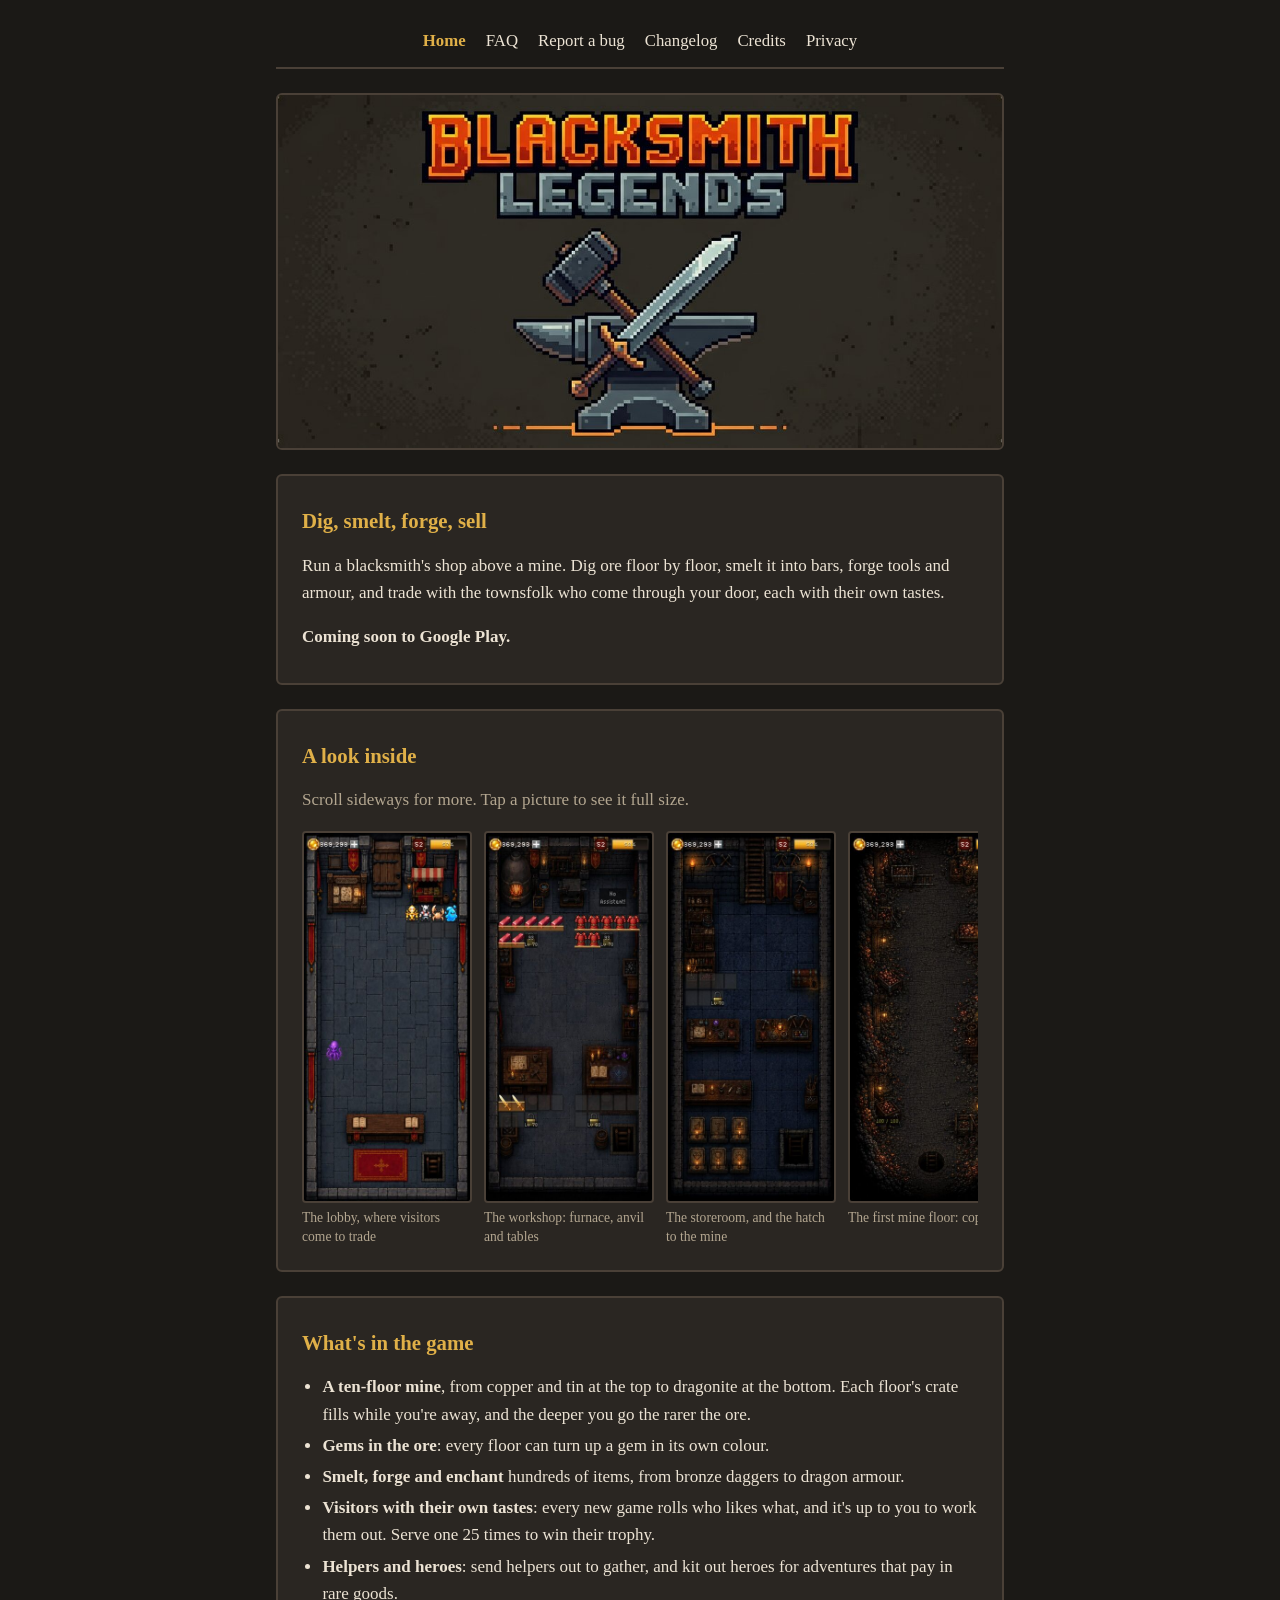
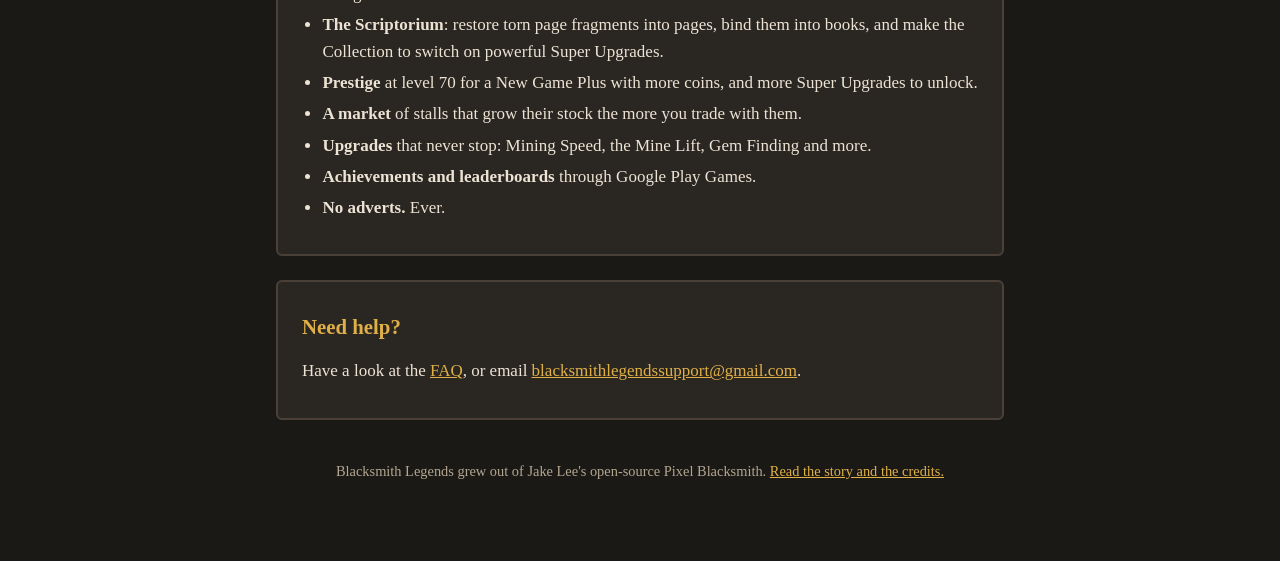
<file: index.html>
<!doctype html>
<html lang="en">
<head>
  <meta charset="utf-8">
  <meta name="viewport" content="width=device-width, initial-scale=1">
  <title>Blacksmith Legends</title>
  <meta name="description" content="Blacksmith Legends, a mining and crafting game for Android.">
  <!-- Proves ownership to Google Search Console, for the Play Console developer account. Never remove it. -->
  <meta name="google-site-verification" content="xoEXFe7xE70MZohDsvnml-4kpVEStNcjIEz6avnrd9k">
  <link rel="icon" href="icon.png">
  <link rel="stylesheet" href="style.css">
</head>
<body>
<main>
  <nav>
    <a href="index.html" aria-current="page">Home</a>
    <a href="faq.html">FAQ</a>
    <a href="bugs.html">Report a bug</a>
    <a href="changelog.html">Changelog</a>
    <a href="credits.html">Credits</a>
    <a href="privacy.html">Privacy</a>
  </nav>

  <h1 class="visually-hidden">Blacksmith Legends</h1>
  <img class="banner" src="banner.jpg" alt="Blacksmith Legends">

  <section>
    <h2>Dig, smelt, forge, sell</h2>
    <p>Run a blacksmith's shop above a mine. Dig ore floor by floor, smelt it into bars, forge
      tools and armour, and trade with the townsfolk who come through your door, each with their own tastes.</p>
    <p><strong>Coming soon to Google Play.</strong></p>
  </section>

  <section>
    <h2>A look inside</h2>
    <p class="muted">Scroll sideways for more. Tap a picture to see it full size.</p>
    <!-- Each picture: a small one in shots/thumb/ linking to the full one in shots/. -->
    <div class="gallery">
      <figure><a href="shots/lobby.jpg"><img src="shots/thumb/lobby.jpg" alt="The lobby, with visitors waiting, the hiring board and a market stall" width="360" height="800" loading="lazy"></a>
        <figcaption>The lobby, where visitors come to trade</figcaption></figure>
      <figure><a href="shots/workshop.jpg"><img src="shots/thumb/workshop.jpg" alt="The workshop: furnace, anvil, crafting table and enchanting table" width="360" height="800" loading="lazy"></a>
        <figcaption>The workshop: furnace, anvil and tables</figcaption></figure>
      <figure><a href="shots/storeroom.jpg"><img src="shots/thumb/storeroom.jpg" alt="The storeroom, with the hatch down to the mine" width="360" height="800" loading="lazy"></a>
        <figcaption>The storeroom, and the hatch to the mine</figcaption></figure>
      <figure><a href="shots/mine-copper.jpg"><img src="shots/thumb/mine-copper.jpg" alt="The copper floor of the mine, its crates full" width="360" height="800" loading="lazy"></a>
        <figcaption>The first mine floor: copper</figcaption></figure>
      <figure><a href="shots/mine-tin.jpg"><img src="shots/thumb/mine-tin.jpg" alt="The tin floor of the mine" width="360" height="800" loading="lazy"></a>
        <figcaption>Tin, for bronze with the copper</figcaption></figure>
      <figure><a href="shots/mine-dragonite.jpg"><img src="shots/thumb/mine-dragonite.jpg" alt="The dragonite floor at the bottom of the mine" width="360" height="800" loading="lazy"></a>
        <figcaption>Dragonite, at the very bottom</figcaption></figure>
      <figure><a href="shots/furnace.jpg"><img src="shots/thumb/furnace.jpg" alt="The furnace screen, smelting dragonite ore and coal into dragon bars" width="360" height="800" loading="lazy"></a>
        <figcaption>Smelting ore into bars</figcaption></figure>
      <figure><a href="shots/anvil.jpg"><img src="shots/thumb/anvil.jpg" alt="The anvil screen, forging dragon armour" width="360" height="800" loading="lazy"></a>
        <figcaption>Forging dragon armour at the anvil</figcaption></figure>
      <figure><a href="shots/visitor.jpg"><img src="shots/thumb/visitor.jpg" alt="A visitor, Sludgescuttle, with a clue to what they like and the items they're asking for" width="360" height="800" loading="lazy"></a>
        <figcaption>Every visitor gives you a clue</figcaption></figure>
      <figure><a href="shots/trade.jpg"><img src="shots/thumb/trade.jpg" alt="Trading silver rings to a visitor, best offers first" width="360" height="800" loading="lazy"></a>
        <figcaption>Trading, best offers first</figcaption></figure>
      <figure><a href="shots/market.jpg"><img src="shots/thumb/market.jpg" alt="The market, with four traders' stalls" width="360" height="800" loading="lazy"></a>
        <figcaption>The market's stalls</figcaption></figure>
      <figure><a href="shots/upgrades.jpg"><img src="shots/thumb/upgrades.jpg" alt="The upgrades list: Mining Speed, Coal Mining Speed, Mine Lift and Gem Finding" width="360" height="800" loading="lazy"></a>
        <figcaption>Upgrades that never stop</figcaption></figure>
    </div>
  </section>

  <section>
    <h2>What's in the game</h2>
    <ul>
      <li><strong>A ten-floor mine</strong>, from copper and tin at the top to dragonite at the
        bottom. Each floor's crate fills while you're away, and the deeper you go the rarer the ore.</li>
      <li><strong>Gems in the ore</strong>: every floor can turn up a gem in its own colour.</li>
      <li><strong>Smelt, forge and enchant</strong> hundreds of items, from bronze daggers to
        dragon armour.</li>
      <li><strong>Visitors with their own tastes</strong>: every new game rolls who likes what,
        and it's up to you to work them out. Serve one 25 times to win their trophy.</li>
      <li><strong>Helpers and heroes</strong>: send helpers out to gather, and kit out heroes for
        adventures that pay in rare goods.</li>
      <li><strong>The Scriptorium</strong>: restore torn page fragments into pages, bind them into
        books, and make the Collection to switch on powerful Super Upgrades.</li>
      <li><strong>Prestige</strong> at level 70 for a New Game Plus with more coins, and more Super
        Upgrades to unlock.</li>
      <li><strong>A market</strong> of stalls that grow their stock the more you trade with them.</li>
      <li><strong>Upgrades</strong> that never stop: Mining Speed, the Mine Lift, Gem Finding and more.</li>
      <li><strong>Achievements and leaderboards</strong> through Google Play Games.</li>
      <li><strong>No adverts.</strong> Ever.</li>
    </ul>
  </section>

  <section>
    <h2>Need help?</h2>
    <p>Have a look at the <a href="faq.html">FAQ</a>, or email
      <a href="mailto:blacksmithlegendssupport@gmail.com">blacksmithlegendssupport@gmail.com</a>.</p>
  </section>

  <footer>
    <p>Blacksmith Legends grew out of Jake Lee's open-source Pixel Blacksmith.
      <a href="credits.html">Read the story and the credits.</a></p>
  </footer>
</main>
<script src="lightbox.js"></script>
</body>
</html>
</file>
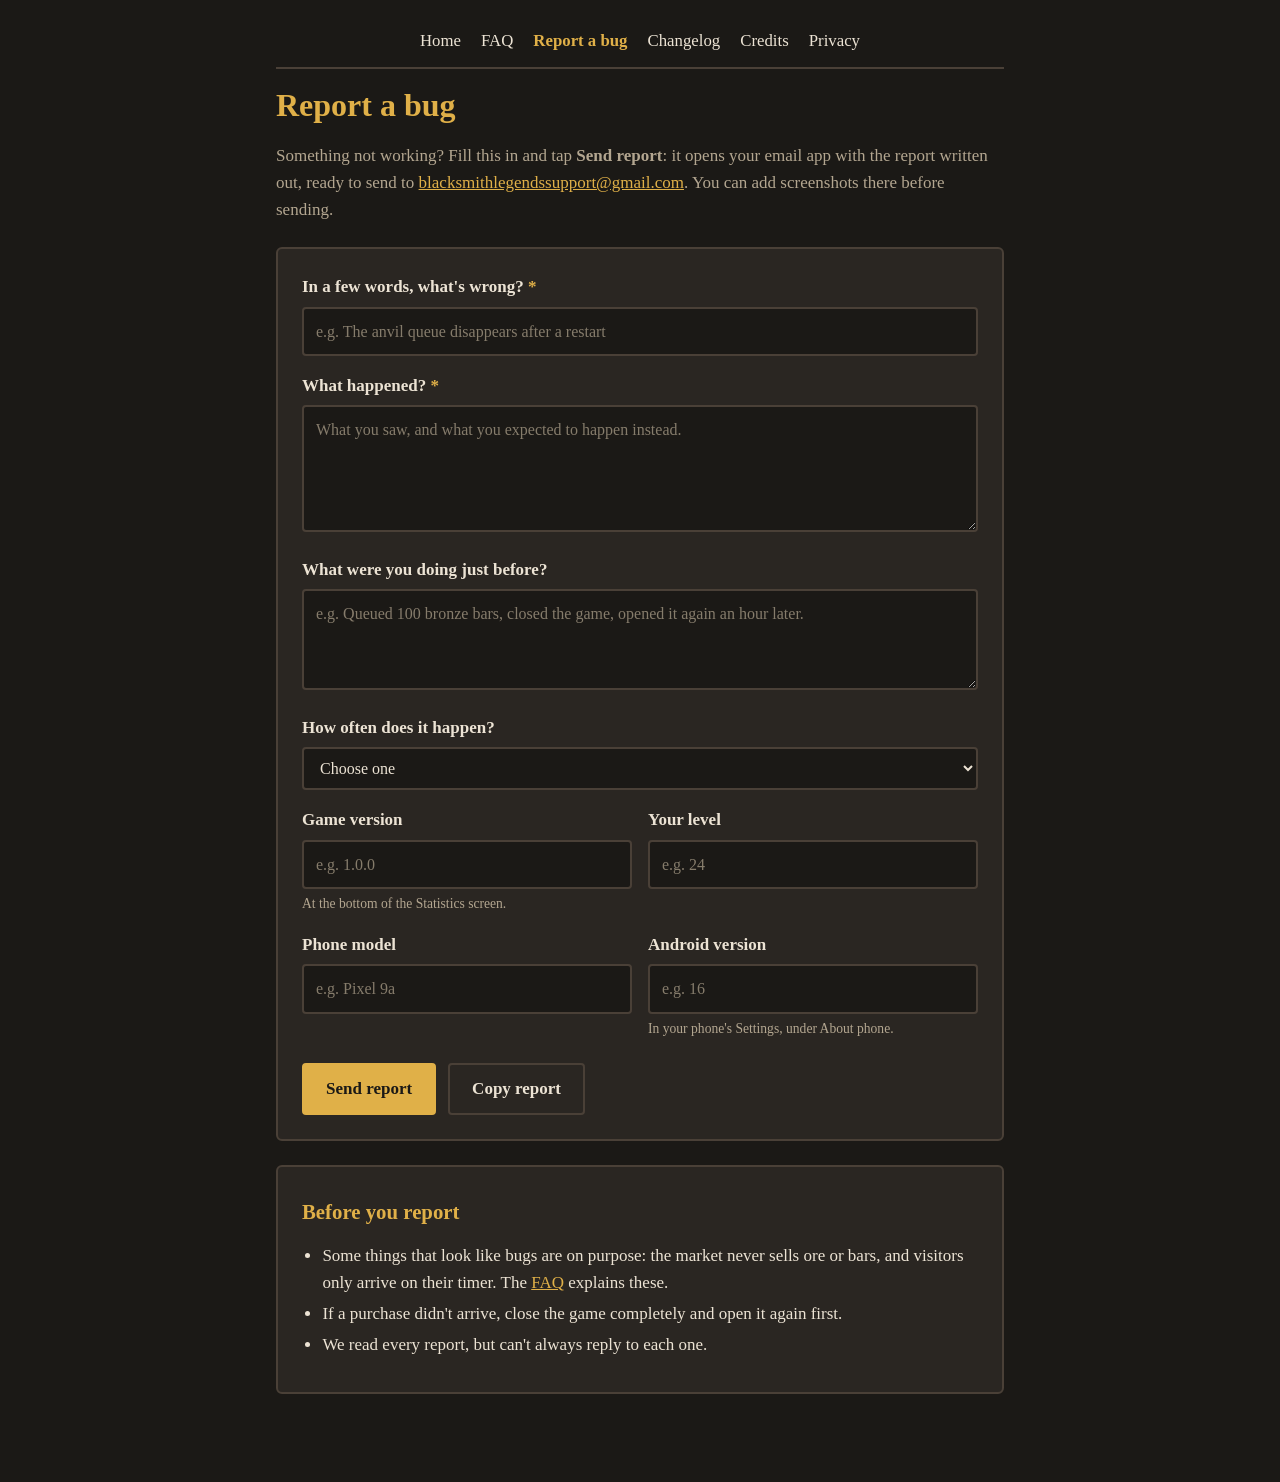
<file: bugs.html>
<!doctype html>
<html lang="en">
<head>
  <meta charset="utf-8">
  <meta name="viewport" content="width=device-width, initial-scale=1">
  <title>Report a Bug</title>
  <meta name="description" content="Report a bug in Blacksmith Legends.">
  <link rel="icon" href="icon.png">
  <link rel="stylesheet" href="style.css">
</head>
<body>
<main>
  <nav>
    <a href="index.html">Home</a>
    <a href="faq.html">FAQ</a>
    <a href="bugs.html" aria-current="page">Report a bug</a>
    <a href="changelog.html">Changelog</a>
    <a href="credits.html">Credits</a>
    <a href="privacy.html">Privacy</a>
  </nav>

  <h1>Report a bug</h1>
  <p class="muted">Something not working? Fill this in and tap <strong>Send report</strong>: it opens
    your email app with the report written out, ready to send to
    <a href="mailto:blacksmithlegendssupport@gmail.com">blacksmithlegendssupport@gmail.com</a>.
    You can add screenshots there before sending.</p>

  <!-- Nothing here is sent anywhere by the page itself: the script below only builds an email.
       The game's Report a Bug button fills fields in advance with #version=&device=&android=&level=
       (after a #, so the details never reach the web server); a ?version=... link works too. -->
  <section>
    <form id="bug-form" class="form" novalidate>
      <label for="summary">In a few words, what's wrong? <span class="req">*</span></label>
      <input id="summary" name="summary" required maxlength="120"
        placeholder="e.g. The anvil queue disappears after a restart">

      <label for="happened">What happened? <span class="req">*</span></label>
      <textarea id="happened" name="happened" required rows="4"
        placeholder="What you saw, and what you expected to happen instead."></textarea>

      <label for="steps">What were you doing just before?</label>
      <textarea id="steps" name="steps" rows="3"
        placeholder="e.g. Queued 100 bronze bars, closed the game, opened it again an hour later."></textarea>

      <label for="often">How often does it happen?</label>
      <select id="often" name="often">
        <option value="">Choose one</option>
        <option>Every time</option>
        <option>Sometimes</option>
        <option>It happened once</option>
      </select>

      <div class="row">
        <div>
          <label for="version">Game version</label>
          <input id="version" name="version" placeholder="e.g. 1.0.0">
          <p class="hint">At the bottom of the Statistics screen.</p>
        </div>
        <div>
          <label for="level">Your level</label>
          <input id="level" name="level" inputmode="numeric" placeholder="e.g. 24">
        </div>
      </div>

      <div class="row">
        <div>
          <label for="device">Phone model</label>
          <input id="device" name="device" placeholder="e.g. Pixel 9a">
        </div>
        <div>
          <label for="android">Android version</label>
          <input id="android" name="android" placeholder="e.g. 16">
          <p class="hint">In your phone's Settings, under About phone.</p>
        </div>
      </div>

      <p id="form-error" class="error" hidden>Please fill in the two boxes marked *.</p>

      <div class="buttons">
        <button type="submit" class="button">Send report</button>
        <button type="button" id="copy" class="button secondary">Copy report</button>
      </div>
      <p id="after-send" class="hint" hidden>No email app opened? Tap <strong>Copy report</strong> and
        paste it into an email to blacksmithlegendssupport@gmail.com.</p>
      <p id="copied" class="hint" hidden>Copied. Paste it into an email to
        blacksmithlegendssupport@gmail.com.</p>
    </form>
  </section>

  <section>
    <h2>Before you report</h2>
    <ul>
      <li>Some things that look like bugs are on purpose: the market never sells ore or bars, and
        visitors only arrive on their timer. The <a href="faq.html">FAQ</a> explains these.</li>
      <li>If a purchase didn't arrive, close the game completely and open it again first.</li>
      <li>We read every report, but can't always reply to each one.</li>
    </ul>
  </section>
</main>
<script>
(function () {
  var to = 'blacksmithlegendssupport@gmail.com';
  var form = document.getElementById('bug-form');
  var field = function (id) { return document.getElementById(id); };

  // Fill in whatever the link carried: the game sends bugs.html#version=1.0.0&device=Pixel%209a...
  // (after the #, which never leaves the browser); a ?version=... link works the same way.
  var params = new URLSearchParams(location.hash.slice(1));
  var query = new URLSearchParams(location.search);
  ['version', 'device', 'android', 'level'].forEach(function (name) {
    var value = params.get(name) || query.get(name);
    if (value) field(name).value = value;
  });

  function report() {
    var lines = [
      'What happened:', field('happened').value.trim(), '',
      'What I was doing just before:', field('steps').value.trim() || '-', '',
      'How often: ' + (field('often').value || '-'),
      'Game version: ' + (field('version').value.trim() || '-'),
      'Level: ' + (field('level').value.trim() || '-'),
      'Phone: ' + (field('device').value.trim() || '-'),
      'Android: ' + (field('android').value.trim() || '-')
    ];
    return { subject: 'Bug: ' + field('summary').value.trim(), body: lines.join('\n') };
  }

  function valid() {
    var ok = field('summary').value.trim() && field('happened').value.trim();
    field('form-error').hidden = !!ok;
    return ok;
  }

  form.addEventListener('submit', function (e) {
    e.preventDefault();
    if (!valid()) return;
    var r = report();
    location.href = 'mailto:' + to + '?subject=' + encodeURIComponent(r.subject) +
      '&body=' + encodeURIComponent(r.body);
    field('after-send').hidden = false;
  });

  field('copy').addEventListener('click', function () {
    if (!valid()) return;
    var r = report();
    var text = 'To: ' + to + '\nSubject: ' + r.subject + '\n\n' + r.body;
    var done = function () { field('copied').hidden = false; field('after-send').hidden = true; };
    if (navigator.clipboard) {
      navigator.clipboard.writeText(text).then(done, function () { window.prompt('Copy this:', text); });
    } else {
      window.prompt('Copy this:', text);
    }
  });
})();
</script>
</body>
</html>
</file>
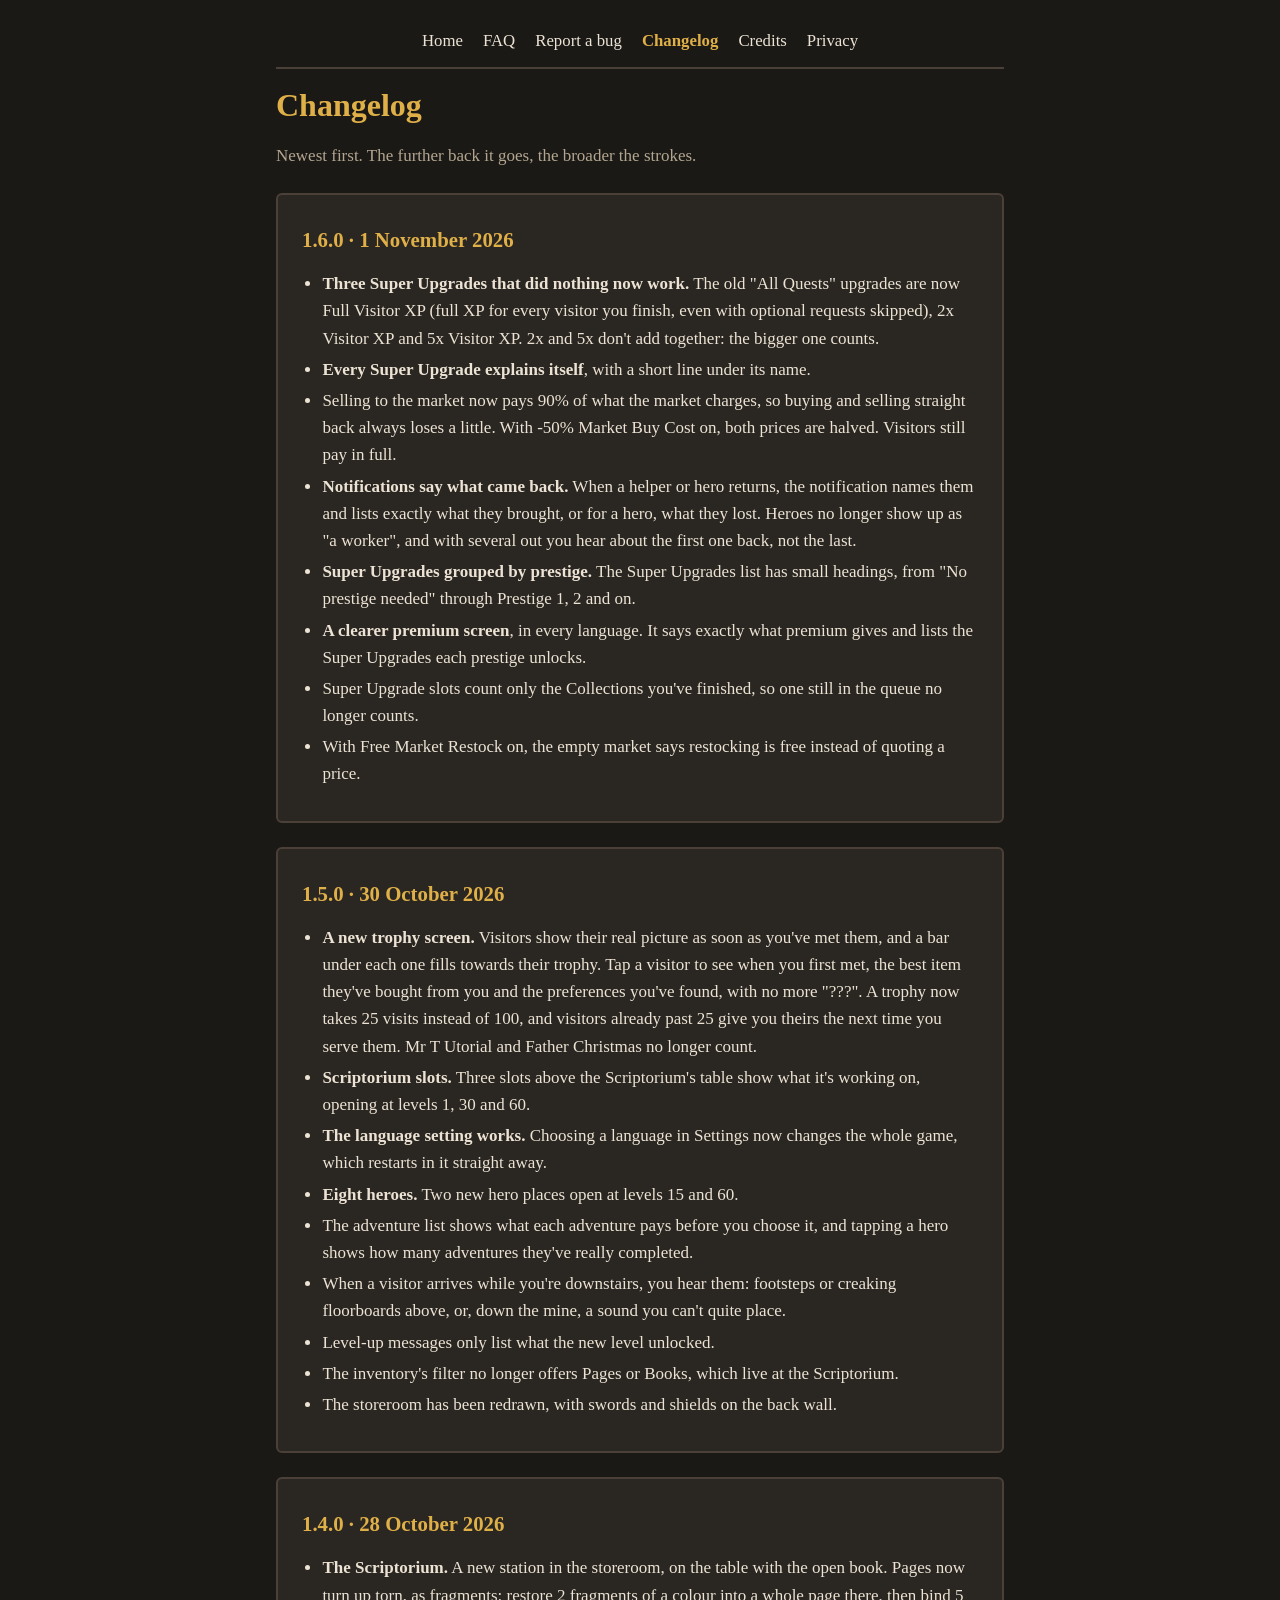
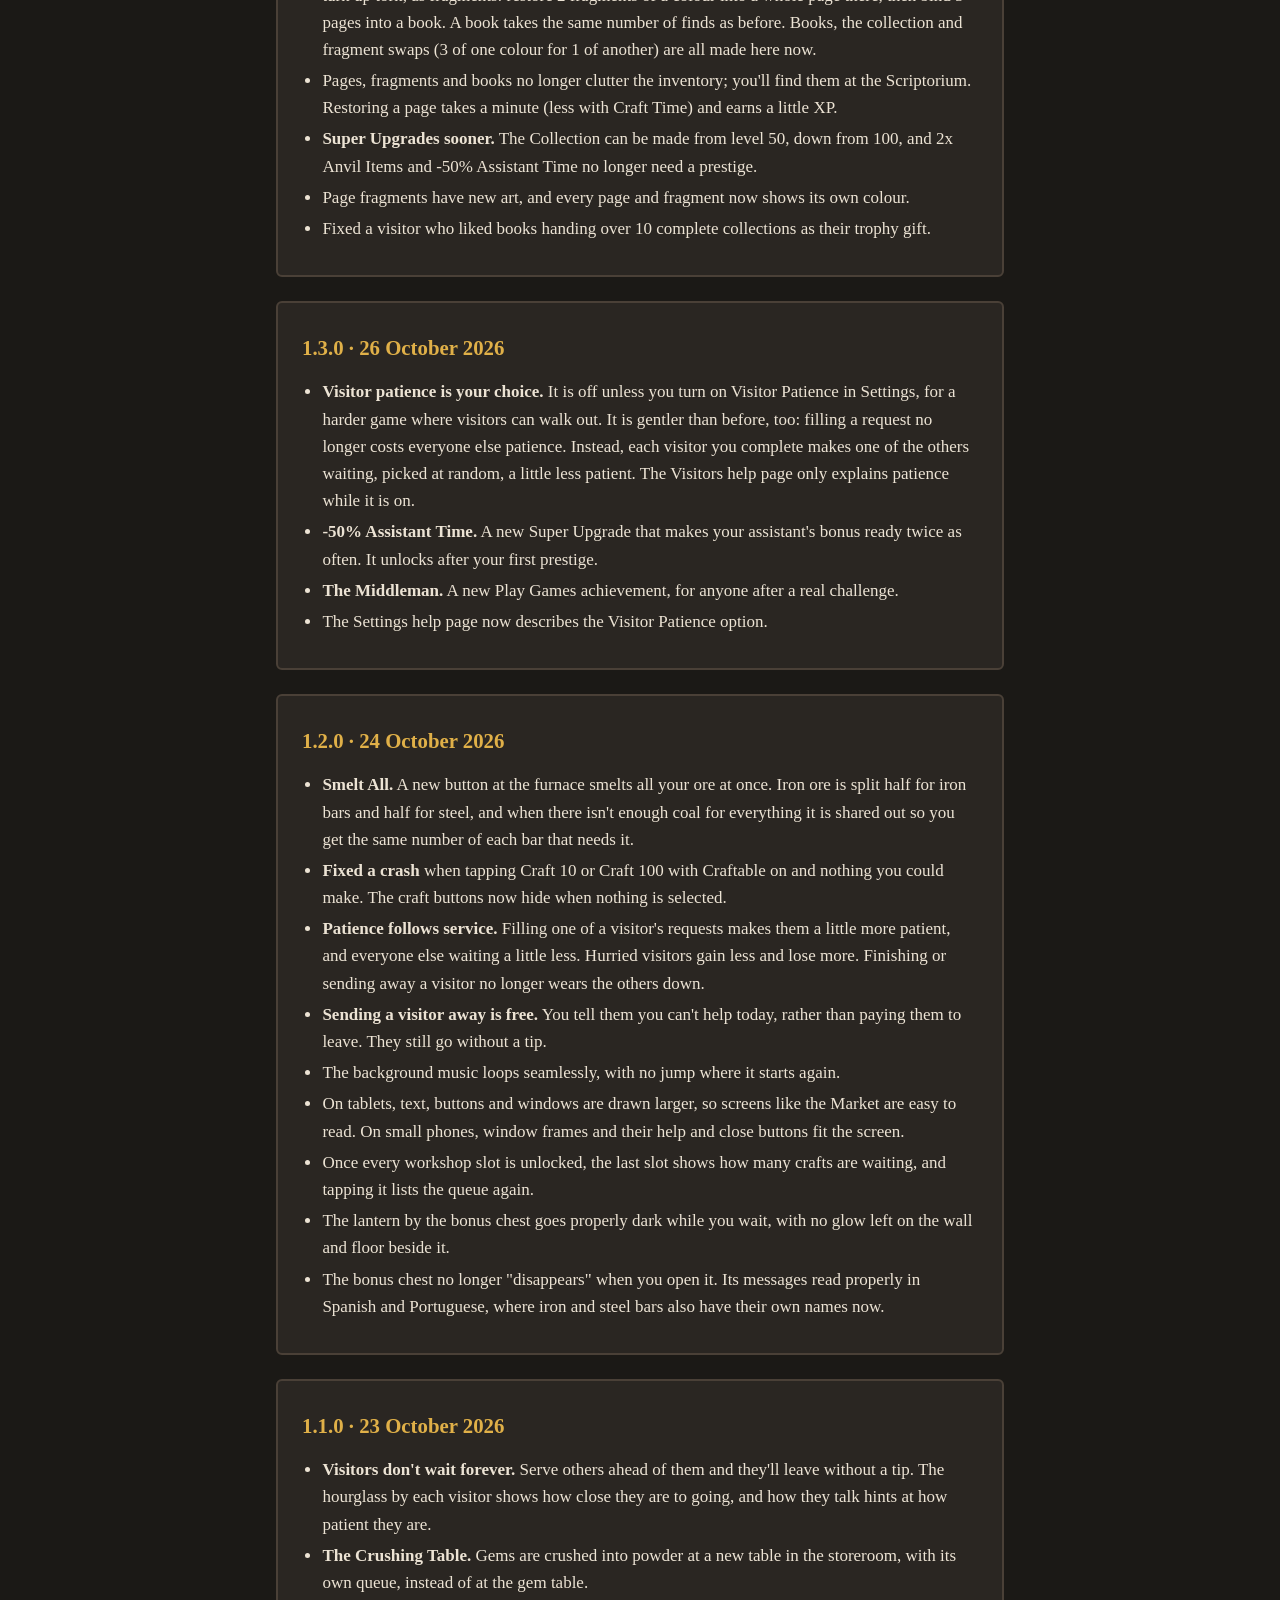
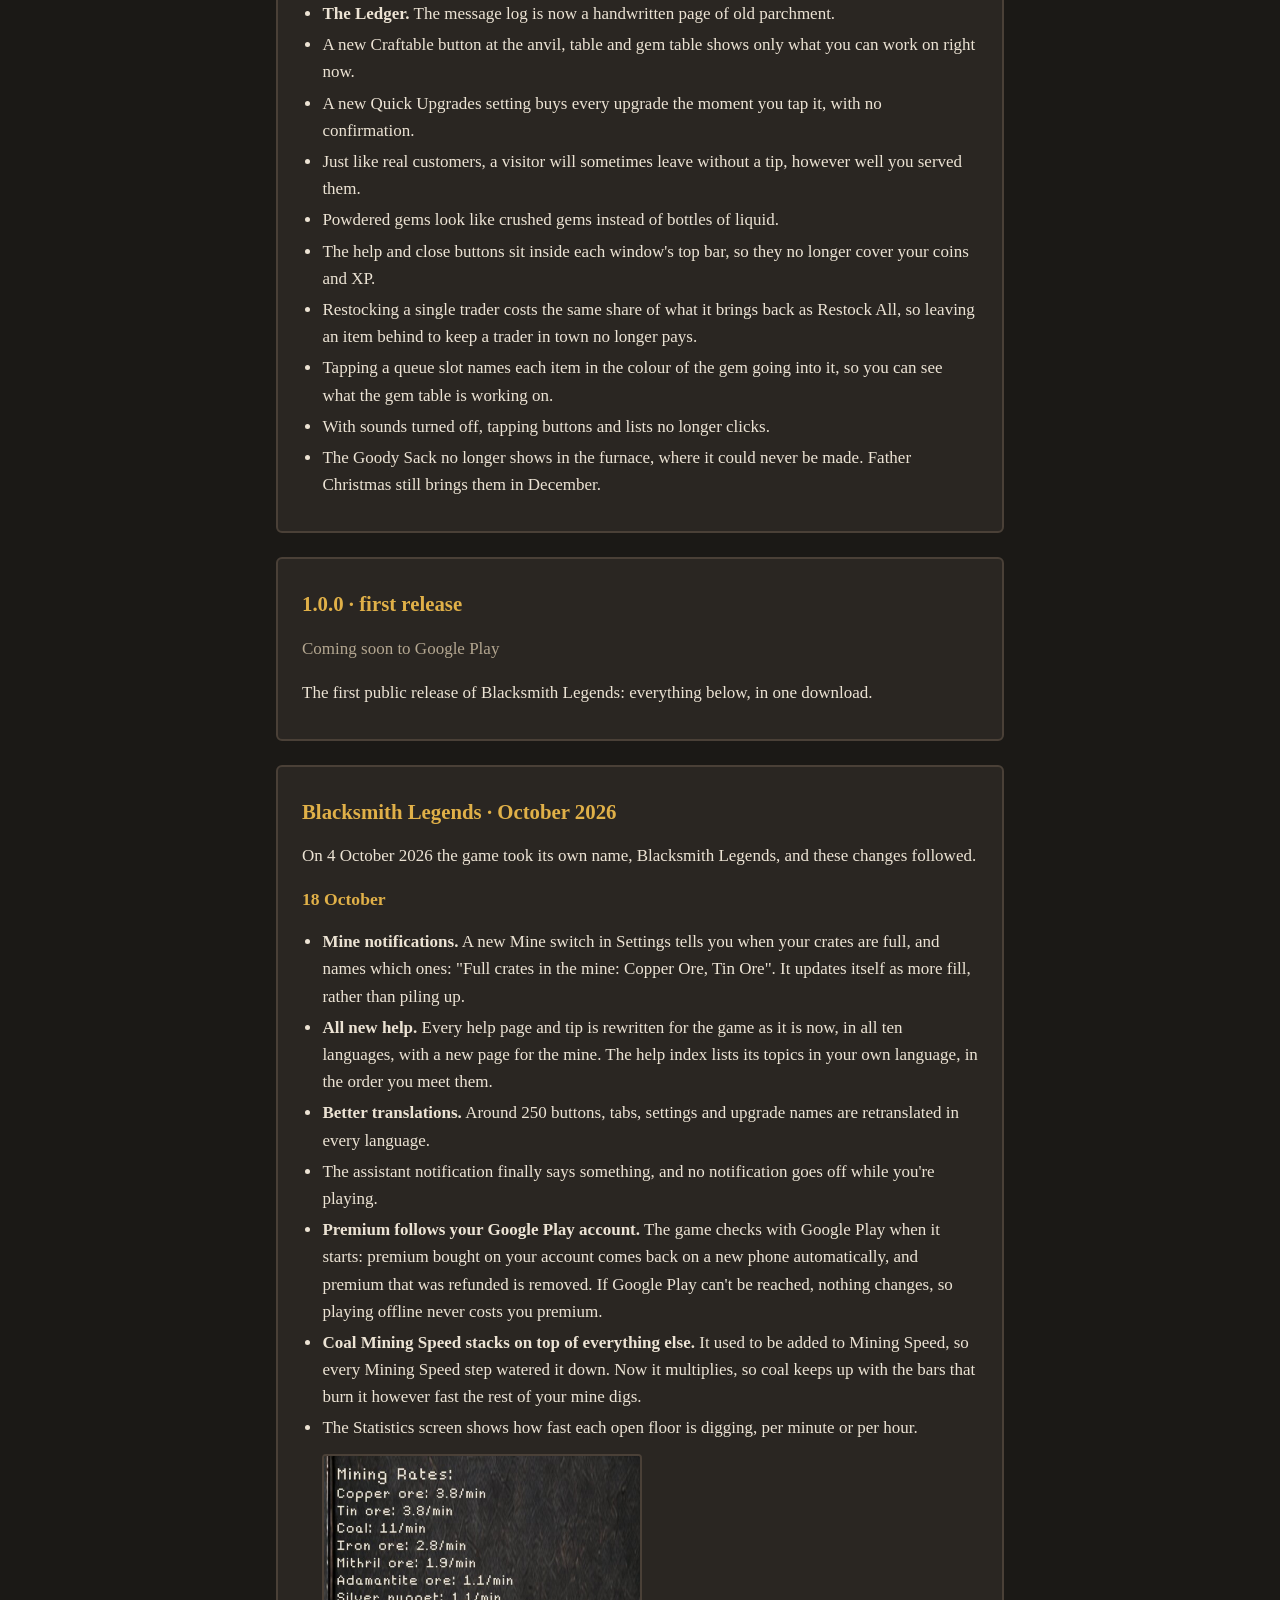
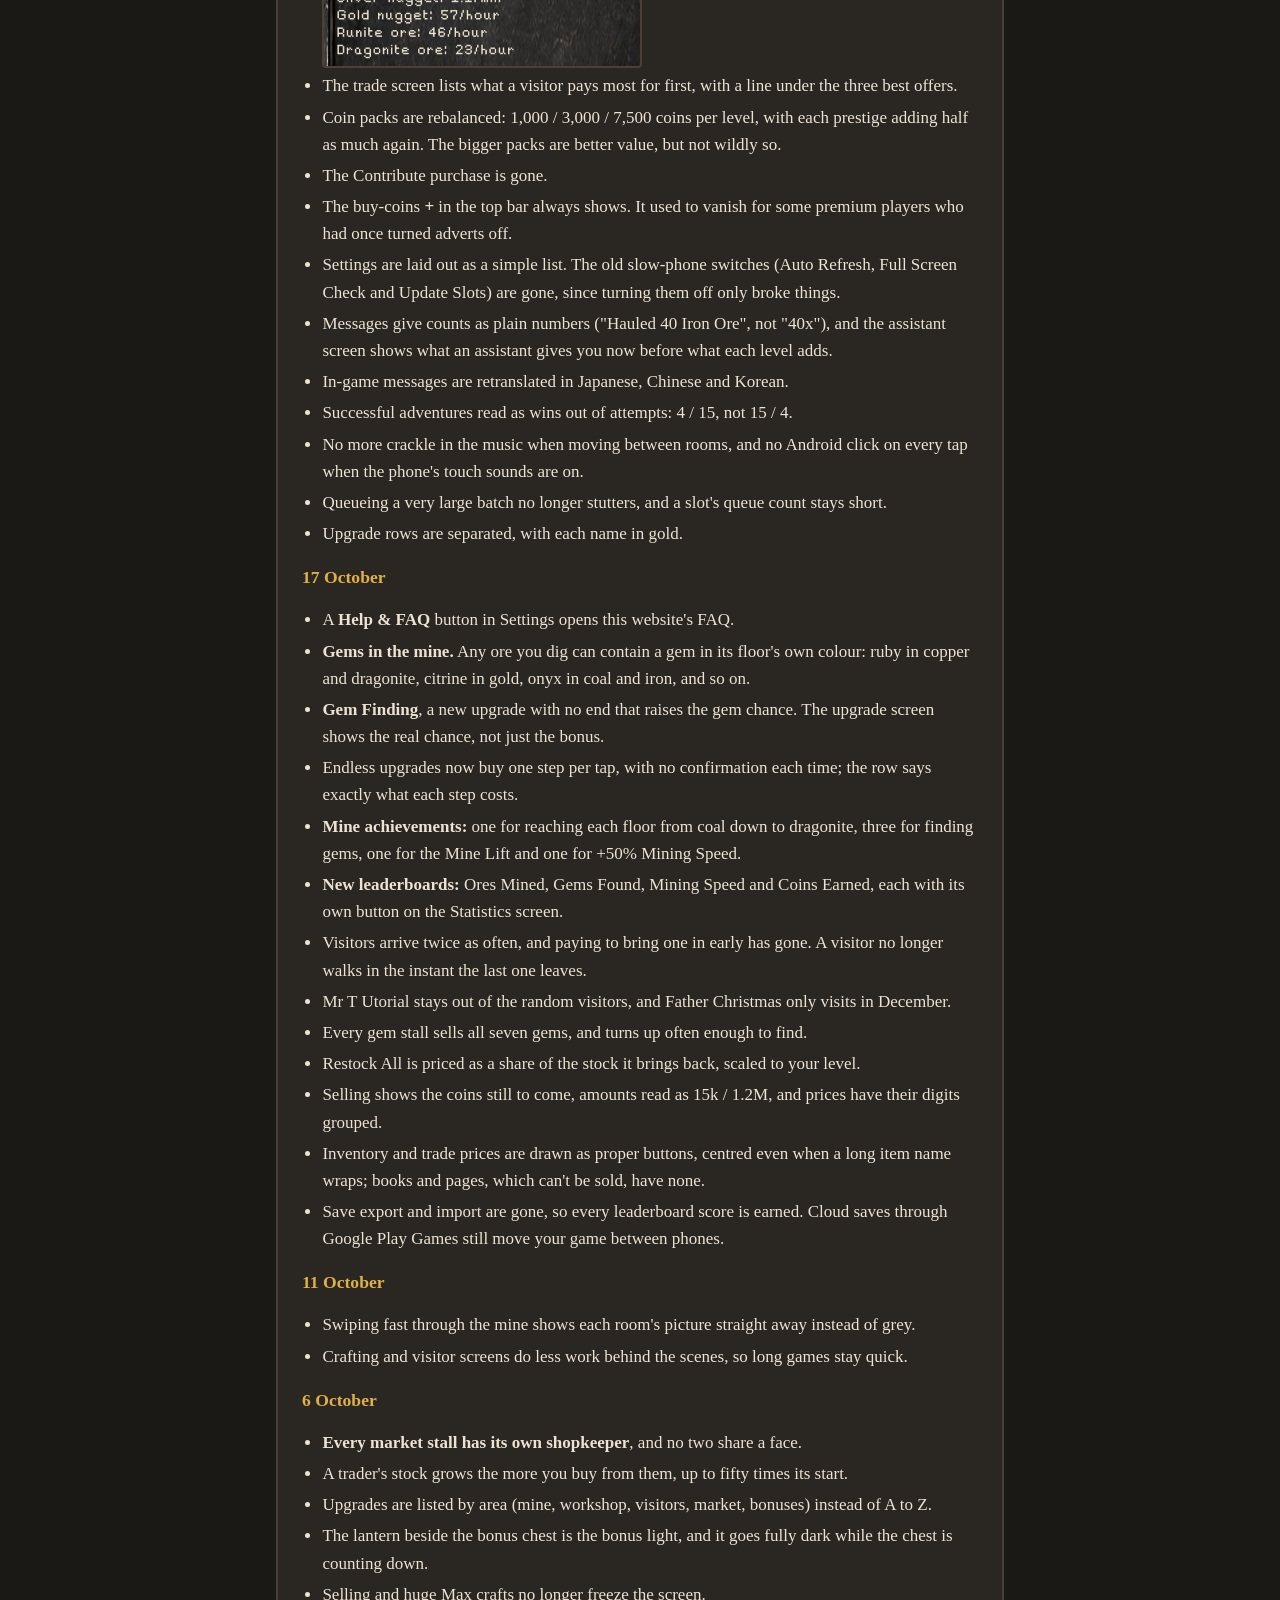
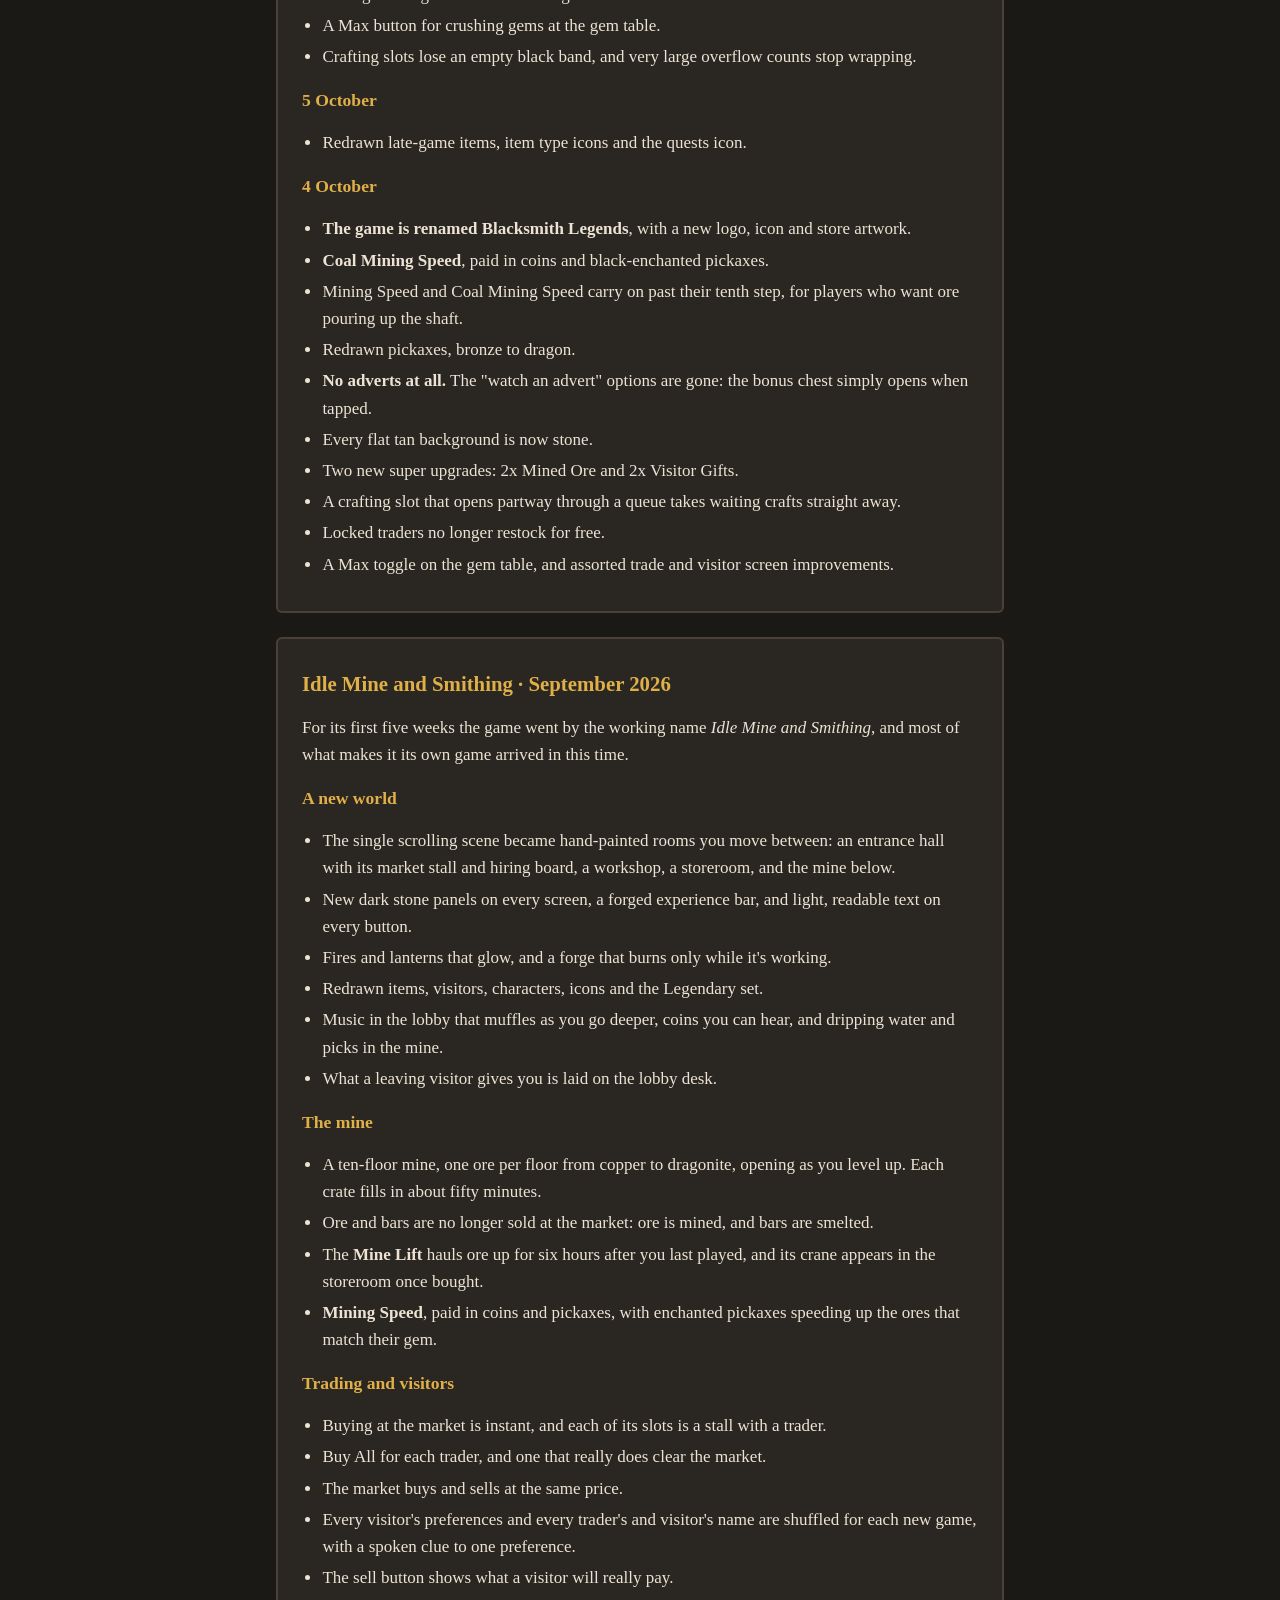
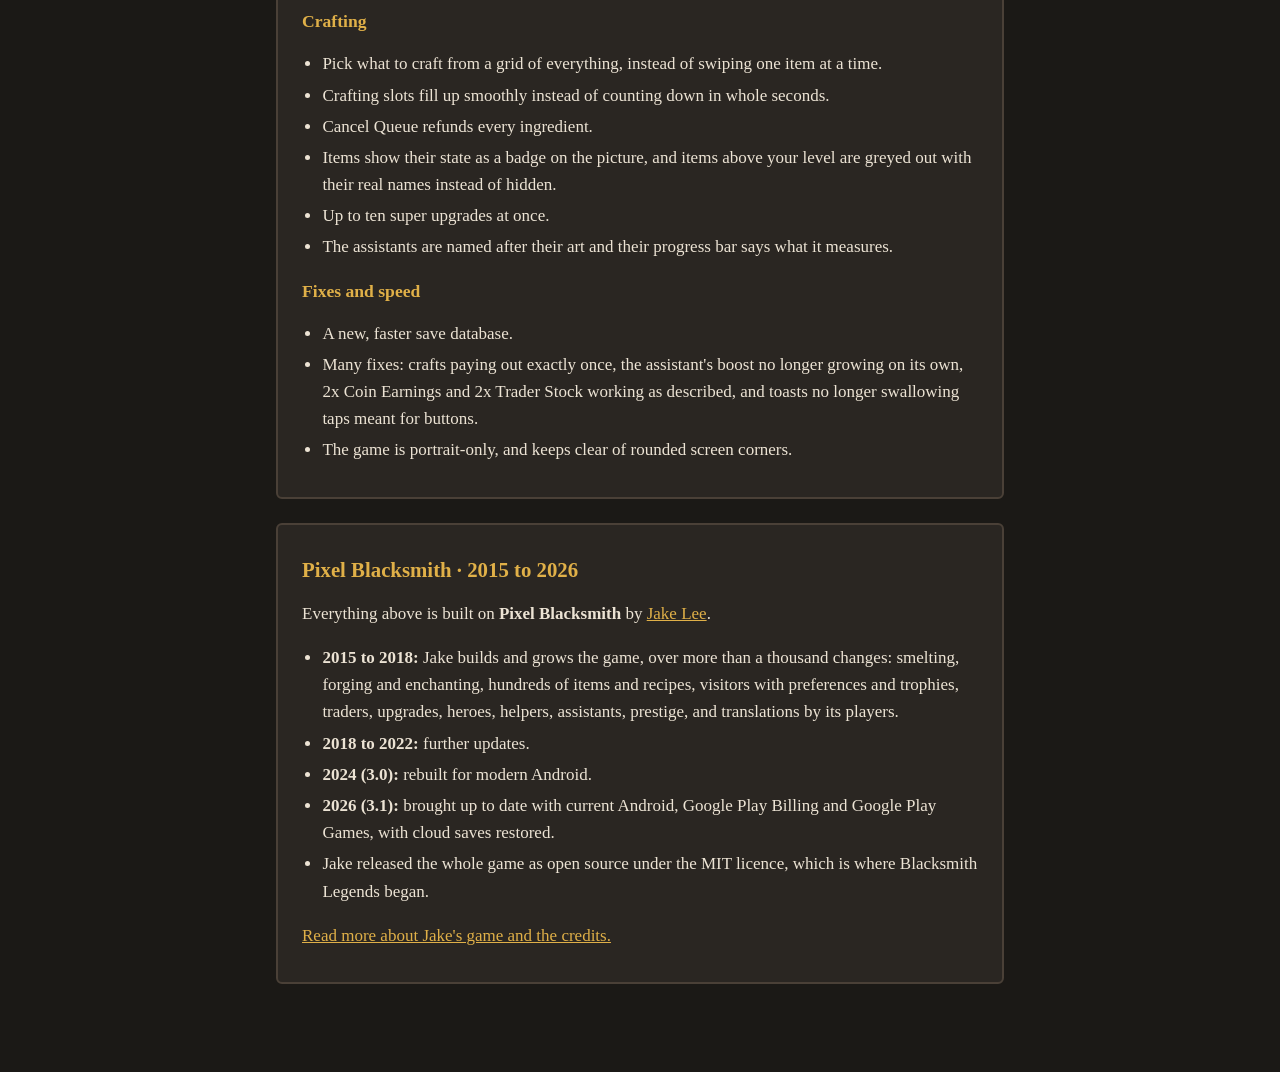
<file: changelog.html>
<!doctype html>
<html lang="en">
<head>
  <meta charset="utf-8">
  <meta name="viewport" content="width=device-width, initial-scale=1">
  <title>Blacksmith Legends Changelog</title>
  <meta name="description" content="How Blacksmith Legends grew out of Pixel Blacksmith, and everything that has changed since.">
  <link rel="icon" href="icon.png">
  <link rel="stylesheet" href="style.css">
</head>
<body>
<main>
  <nav>
    <a href="index.html">Home</a>
    <a href="faq.html">FAQ</a>
    <a href="bugs.html">Report a bug</a>
    <a href="changelog.html" aria-current="page">Changelog</a>
    <a href="credits.html">Credits</a>
    <a href="privacy.html">Privacy</a>
  </nav>

  <h1>Changelog</h1>
  <p class="muted">Newest first. The further back it goes, the broader the strokes.</p>

  <!-- To add a release: copy one <section> below, put it at the top, and change the heading and list. -->

  <section>
    <h2>1.6.0 · 1 November 2026</h2>
    <ul>
      <li><strong>Three Super Upgrades that did nothing now work.</strong> The old "All Quests"
        upgrades are now Full Visitor XP (full XP for every visitor you finish, even with optional
        requests skipped), 2x Visitor XP and 5x Visitor XP. 2x and 5x don't add together: the bigger
        one counts.</li>
      <li><strong>Every Super Upgrade explains itself</strong>, with a short line under its name.</li>
      <li>Selling to the market now pays 90% of what the market charges, so buying and selling
        straight back always loses a little. With -50% Market Buy Cost on, both prices are halved.
        Visitors still pay in full.</li>
      <li><strong>Notifications say what came back.</strong> When a helper or hero returns, the
        notification names them and lists exactly what they brought, or for a hero, what they lost.
        Heroes no longer show up as "a worker", and with several out you hear about the first one
        back, not the last.</li>
      <li><strong>Super Upgrades grouped by prestige.</strong> The Super Upgrades list has small
        headings, from "No prestige needed" through Prestige 1, 2 and on.</li>
      <li><strong>A clearer premium screen</strong>, in every language. It says exactly what premium
        gives and lists the Super Upgrades each prestige unlocks.</li>
      <li>Super Upgrade slots count only the Collections you've finished, so one still in the queue
        no longer counts.</li>
      <li>With Free Market Restock on, the empty market says restocking is free instead of quoting a
        price.</li>
    </ul>
  </section>

  <section>
    <h2>1.5.0 · 30 October 2026</h2>
    <ul>
      <li><strong>A new trophy screen.</strong> Visitors show their real picture as soon as you've met
        them, and a bar under each one fills towards their trophy. Tap a visitor to see when you first
        met, the best item they've bought from you and the preferences you've found, with no more
        "???". A trophy now takes 25 visits instead of 100, and visitors already past 25 give you
        theirs the next time you serve them. Mr T Utorial and Father Christmas no longer count.</li>
      <li><strong>Scriptorium slots.</strong> Three slots above the Scriptorium's table show what it's
        working on, opening at levels 1, 30 and 60.</li>
      <li><strong>The language setting works.</strong> Choosing a language in Settings now changes the
        whole game, which restarts in it straight away.</li>
      <li><strong>Eight heroes.</strong> Two new hero places open at levels 15 and 60.</li>
      <li>The adventure list shows what each adventure pays before you choose it, and tapping a hero
        shows how many adventures they've really completed.</li>
      <li>When a visitor arrives while you're downstairs, you hear them: footsteps or creaking
        floorboards above, or, down the mine, a sound you can't quite place.</li>
      <li>Level-up messages only list what the new level unlocked.</li>
      <li>The inventory's filter no longer offers Pages or Books, which live at the Scriptorium.</li>
      <li>The storeroom has been redrawn, with swords and shields on the back wall.</li>
    </ul>
  </section>

  <section>
    <h2>1.4.0 · 28 October 2026</h2>
    <ul>
      <li><strong>The Scriptorium.</strong> A new station in the storeroom, on the table with the open
        book. Pages now turn up torn, as fragments: restore 2 fragments of a colour into a whole page
        there, then bind 5 pages into a book. A book takes the same number of finds as before. Books,
        the collection and fragment swaps (3 of one colour for 1 of another) are all made here now.</li>
      <li>Pages, fragments and books no longer clutter the inventory; you'll find them at the
        Scriptorium. Restoring a page takes a minute (less with Craft Time) and earns a little XP.</li>
      <li><strong>Super Upgrades sooner.</strong> The Collection can be made from level 50, down from
        100, and 2x Anvil Items and -50% Assistant Time no longer need a prestige.</li>
      <li>Page fragments have new art, and every page and fragment now shows its own colour.</li>
      <li>Fixed a visitor who liked books handing over 10 complete collections as their trophy gift.</li>
    </ul>
  </section>

  <section>
    <h2>1.3.0 · 26 October 2026</h2>
    <ul>
      <li><strong>Visitor patience is your choice.</strong> It is off unless you turn on Visitor
        Patience in Settings, for a harder game where visitors can walk out. It is gentler than
        before, too: filling a request no longer costs everyone else patience. Instead, each visitor
        you complete makes one of the others waiting, picked at random, a little less patient. The
        Visitors help page only explains patience while it is on.</li>
      <li><strong>-50% Assistant Time.</strong> A new Super Upgrade that makes your assistant's bonus
        ready twice as often. It unlocks after your first prestige.</li>
      <li><strong>The Middleman.</strong> A new Play Games achievement, for anyone after a real
        challenge.</li>
      <li>The Settings help page now describes the Visitor Patience option.</li>
    </ul>
  </section>

  <section>
    <h2>1.2.0 · 24 October 2026</h2>
    <ul>
      <li><strong>Smelt All.</strong> A new button at the furnace smelts all your ore at once. Iron ore
        is split half for iron bars and half for steel, and when there isn't enough coal for
        everything it is shared out so you get the same number of each bar that needs it.</li>
      <li><strong>Fixed a crash</strong> when tapping Craft 10 or Craft 100 with Craftable on and nothing
        you could make. The craft buttons now hide when nothing is selected.</li>
      <li><strong>Patience follows service.</strong> Filling one of a visitor's requests makes them a
        little more patient, and everyone else waiting a little less. Hurried visitors gain less and
        lose more. Finishing or sending away a visitor no longer wears the others down.</li>
      <li><strong>Sending a visitor away is free.</strong> You tell them you can't help today, rather than
        paying them to leave. They still go without a tip.</li>
      <li>The background music loops seamlessly, with no jump where it starts again.</li>
      <li>On tablets, text, buttons and windows are drawn larger, so screens like the Market are easy
        to read. On small phones, window frames and their help and close buttons fit the screen.</li>
      <li>Once every workshop slot is unlocked, the last slot shows how many crafts are waiting, and
        tapping it lists the queue again.</li>
      <li>The lantern by the bonus chest goes properly dark while you wait, with no glow left on the
        wall and floor beside it.</li>
      <li>The bonus chest no longer "disappears" when you open it. Its messages read properly in
        Spanish and Portuguese, where iron and steel bars also have their own names now.</li>
    </ul>
  </section>

  <section>
    <h2>1.1.0 · 23 October 2026</h2>
    <ul>
      <li><strong>Visitors don't wait forever.</strong> Serve others ahead of them and they'll leave
        without a tip. The hourglass by each visitor shows how close they are to going, and how they
        talk hints at how patient they are.</li>
      <li><strong>The Crushing Table.</strong> Gems are crushed into powder at a new table in the
        storeroom, with its own queue, instead of at the gem table.</li>
      <li><strong>The Ledger.</strong> The message log is now a handwritten page of old parchment.</li>
      <li>A new Craftable button at the anvil, table and gem table shows only what you can work on
        right now.</li>
      <li>A new Quick Upgrades setting buys every upgrade the moment you tap it, with no
        confirmation.</li>
      <li>Just like real customers, a visitor will sometimes leave without a tip, however well you
        served them.</li>
      <li>Powdered gems look like crushed gems instead of bottles of liquid.</li>
      <li>The help and close buttons sit inside each window's top bar, so they no longer cover your
        coins and XP.</li>
      <li>Restocking a single trader costs the same share of what it brings back as Restock All, so
        leaving an item behind to keep a trader in town no longer pays.</li>
      <li>Tapping a queue slot names each item in the colour of the gem going into it, so you can see
        what the gem table is working on.</li>
      <li>With sounds turned off, tapping buttons and lists no longer clicks.</li>
      <li>The Goody Sack no longer shows in the furnace, where it could never be made. Father
        Christmas still brings them in December.</li>
    </ul>
  </section>

  <section>
    <h2>1.0.0 · first release</h2>
    <p class="muted">Coming soon to Google Play</p>
    <p>The first public release of Blacksmith Legends: everything below, in one download.</p>
  </section>

  <section>
    <h2>Blacksmith Legends · October 2026</h2>
    <p>On 4 October 2026 the game took its own name, Blacksmith Legends, and these changes followed.</p>

    <h3>18 October</h3>
    <ul>
      <li><strong>Mine notifications.</strong> A new Mine switch in Settings tells you when your
        crates are full, and names which ones: "Full crates in the mine: Copper Ore, Tin Ore".
        It updates itself as more fill, rather than piling up.</li>
      <li><strong>All new help.</strong> Every help page and tip is rewritten for the game as it is
        now, in all ten languages, with a new page for the mine. The help index lists its topics
        in your own language, in the order you meet them.</li>
      <li><strong>Better translations.</strong> Around 250 buttons, tabs, settings and upgrade names
        are retranslated in every language.</li>
      <li>The assistant notification finally says something, and no notification goes off while
        you're playing.</li>
      <li><strong>Premium follows your Google Play account.</strong> The game checks with Google Play
        when it starts: premium bought on your account comes back on a new phone automatically,
        and premium that was refunded is removed. If Google Play can't be reached, nothing changes,
        so playing offline never costs you premium.</li>
      <li><strong>Coal Mining Speed stacks on top of everything else.</strong> It used to be
        added to Mining Speed, so every Mining Speed step watered it down. Now it multiplies,
        so coal keeps up with the bars that burn it however fast the rest of your mine digs.</li>
      <li>The Statistics screen shows how fast each open floor is digging, per minute or per hour.
        <figure class="shot"><a href="shots/statistics.jpg"><img src="shots/crop-mining-rates.jpg" alt="Mining rates on the Statistics screen, from 3.8 copper ore a minute down to 23 dragonite ore an hour" width="600" height="400" loading="lazy"></a></figure></li>
      <li>The trade screen lists what a visitor pays most for first, with a line under the
        three best offers.</li>
      <li>Coin packs are rebalanced: 1,000 / 3,000 / 7,500 coins per level, with each prestige
        adding half as much again. The bigger packs are better value, but not wildly so.</li>
      <li>The Contribute purchase is gone.</li>
      <li>The buy-coins <strong>+</strong> in the top bar always shows. It used to vanish for some
        premium players who had once turned adverts off.</li>
      <li>Settings are laid out as a simple list. The old slow-phone switches (Auto Refresh,
        Full Screen Check and Update Slots) are gone, since turning them off only broke things.</li>
      <li>Messages give counts as plain numbers ("Hauled 40 Iron Ore", not "40x"), and the
        assistant screen shows what an assistant gives you now before what each level adds.</li>
      <li>In-game messages are retranslated in Japanese, Chinese and Korean.</li>
      <li>Successful adventures read as wins out of attempts: 4 / 15, not 15 / 4.</li>
      <li>No more crackle in the music when moving between rooms, and no Android click on every tap
        when the phone's touch sounds are on.</li>
      <li>Queueing a very large batch no longer stutters, and a slot's queue count stays short.</li>
      <li>Upgrade rows are separated, with each name in gold.</li>
    </ul>

    <h3>17 October</h3>
    <ul>
      <li>A <strong>Help &amp; FAQ</strong> button in Settings opens this website's FAQ.</li>
      <li><strong>Gems in the mine.</strong> Any ore you dig can contain a gem in its floor's own
        colour: ruby in copper and dragonite, citrine in gold, onyx in coal and iron, and so on.</li>
      <li><strong>Gem Finding</strong>, a new upgrade with no end that raises the gem chance.
        The upgrade screen shows the real chance, not just the bonus.</li>
      <li>Endless upgrades now buy one step per tap, with no confirmation each time; the row says
        exactly what each step costs.</li>
      <li><strong>Mine achievements:</strong> one for reaching each floor from coal down to
        dragonite, three for finding gems, one for the Mine Lift and one for +50% Mining Speed.</li>
      <li><strong>New leaderboards:</strong> Ores Mined, Gems Found, Mining Speed and Coins Earned,
        each with its own button on the Statistics screen.</li>
      <li>Visitors arrive twice as often, and paying to bring one in early has gone. A visitor no
        longer walks in the instant the last one leaves.</li>
      <li>Mr T Utorial stays out of the random visitors, and Father Christmas only visits in December.</li>
      <li>Every gem stall sells all seven gems, and turns up often enough to find.</li>
      <li>Restock All is priced as a share of the stock it brings back, scaled to your level.</li>
      <li>Selling shows the coins still to come, amounts read as 15k / 1.2M, and prices have
        their digits grouped.</li>
      <li>Inventory and trade prices are drawn as proper buttons, centred even when a long item
        name wraps; books and pages, which can't be sold, have none.</li>
      <li>Save export and import are gone, so every leaderboard score is earned. Cloud saves
        through Google Play Games still move your game between phones.</li>
    </ul>

    <h3>11 October</h3>
    <ul>
      <li>Swiping fast through the mine shows each room's picture straight away instead of grey.</li>
      <li>Crafting and visitor screens do less work behind the scenes, so long games stay quick.</li>
    </ul>

    <h3>6 October</h3>
    <ul>
      <li><strong>Every market stall has its own shopkeeper</strong>, and no two share a face.</li>
      <li>A trader's stock grows the more you buy from them, up to fifty times its start.</li>
      <li>Upgrades are listed by area (mine, workshop, visitors, market, bonuses) instead of A to Z.</li>
      <li>The lantern beside the bonus chest is the bonus light, and it goes fully dark while the
        chest is counting down.</li>
      <li>Selling and huge Max crafts no longer freeze the screen.</li>
      <li>A Max button for crushing gems at the gem table.</li>
      <li>Crafting slots lose an empty black band, and very large overflow counts stop wrapping.</li>
    </ul>

    <h3>5 October</h3>
    <ul>
      <li>Redrawn late-game items, item type icons and the quests icon.</li>
    </ul>

    <h3>4 October</h3>
    <ul>
      <li><strong>The game is renamed Blacksmith Legends</strong>, with a new logo, icon and store artwork.</li>
      <li><strong>Coal Mining Speed</strong>, paid in coins and black-enchanted pickaxes.</li>
      <li>Mining Speed and Coal Mining Speed carry on past their tenth step, for players who want
        ore pouring up the shaft.</li>
      <li>Redrawn pickaxes, bronze to dragon.</li>
      <li><strong>No adverts at all.</strong> The "watch an advert" options are gone: the bonus
        chest simply opens when tapped.</li>
      <li>Every flat tan background is now stone.</li>
      <li>Two new super upgrades: 2x Mined Ore and 2x Visitor Gifts.</li>
      <li>A crafting slot that opens partway through a queue takes waiting crafts straight away.</li>
      <li>Locked traders no longer restock for free.</li>
      <li>A Max toggle on the gem table, and assorted trade and visitor screen improvements.</li>
    </ul>
  </section>

  <section>
    <h2>Idle Mine and Smithing · September 2026</h2>
    <p>For its first five weeks the game went by the working name <em>Idle Mine and Smithing</em>,
      and most of what makes it its own game arrived in this time.</p>

    <h3>A new world</h3>
    <ul>
      <li>The single scrolling scene became hand-painted rooms you move between: an entrance hall
        with its market stall and hiring board, a workshop, a storeroom, and the mine below.</li>
      <li>New dark stone panels on every screen, a forged experience bar, and light, readable
        text on every button.</li>
      <li>Fires and lanterns that glow, and a forge that burns only while it's working.</li>
      <li>Redrawn items, visitors, characters, icons and the Legendary set.</li>
      <li>Music in the lobby that muffles as you go deeper, coins you can hear, and dripping water
        and picks in the mine.</li>
      <li>What a leaving visitor gives you is laid on the lobby desk.</li>
    </ul>

    <h3>The mine</h3>
    <ul>
      <li>A ten-floor mine, one ore per floor from copper to dragonite, opening as you level up.
        Each crate fills in about fifty minutes.</li>
      <li>Ore and bars are no longer sold at the market: ore is mined, and bars are smelted.</li>
      <li>The <strong>Mine Lift</strong> hauls ore up for six hours after you last played, and its
        crane appears in the storeroom once bought.</li>
      <li><strong>Mining Speed</strong>, paid in coins and pickaxes, with enchanted pickaxes
        speeding up the ores that match their gem.</li>
    </ul>

    <h3>Trading and visitors</h3>
    <ul>
      <li>Buying at the market is instant, and each of its slots is a stall with a trader.</li>
      <li>Buy All for each trader, and one that really does clear the market.</li>
      <li>The market buys and sells at the same price.</li>
      <li>Every visitor's preferences and every trader's and visitor's name are shuffled for each
        new game, with a spoken clue to one preference.</li>
      <li>The sell button shows what a visitor will really pay.</li>
    </ul>

    <h3>Crafting</h3>
    <ul>
      <li>Pick what to craft from a grid of everything, instead of swiping one item at a time.</li>
      <li>Crafting slots fill up smoothly instead of counting down in whole seconds.</li>
      <li>Cancel Queue refunds every ingredient.</li>
      <li>Items show their state as a badge on the picture, and items above your level are greyed
        out with their real names instead of hidden.</li>
      <li>Up to ten super upgrades at once.</li>
      <li>The assistants are named after their art and their progress bar says what it measures.</li>
    </ul>

    <h3>Fixes and speed</h3>
    <ul>
      <li>A new, faster save database.</li>
      <li>Many fixes: crafts paying out exactly once, the assistant's boost no longer growing on
        its own, 2x Coin Earnings and 2x Trader Stock working as described, and toasts no longer
        swallowing taps meant for buttons.</li>
      <li>The game is portrait-only, and keeps clear of rounded screen corners.</li>
    </ul>
  </section>

  <section>
    <h2>Pixel Blacksmith · 2015 to 2026</h2>
    <p>Everything above is built on <strong>Pixel Blacksmith</strong> by
      <a href="https://github.com/JakeSteam">Jake Lee</a>.</p>
    <ul>
      <li><strong>2015 to 2018:</strong> Jake builds and grows the game, over more than a thousand
        changes: smelting, forging and enchanting, hundreds of items and recipes, visitors with
        preferences and trophies, traders, upgrades, heroes, helpers, assistants, prestige, and
        translations by its players.</li>
      <li><strong>2018 to 2022:</strong> further updates.</li>
      <li><strong>2024 (3.0):</strong> rebuilt for modern Android.</li>
      <li><strong>2026 (3.1):</strong> brought up to date with current Android, Google Play
        Billing and Google Play Games, with cloud saves restored.</li>
      <li>Jake released the whole game as open source under the MIT licence, which is where
        Blacksmith Legends began.</li>
    </ul>
    <p><a href="credits.html">Read more about Jake's game and the credits.</a></p>
  </section>
</main>
<script src="lightbox.js"></script>
</body>
</html>
</file>
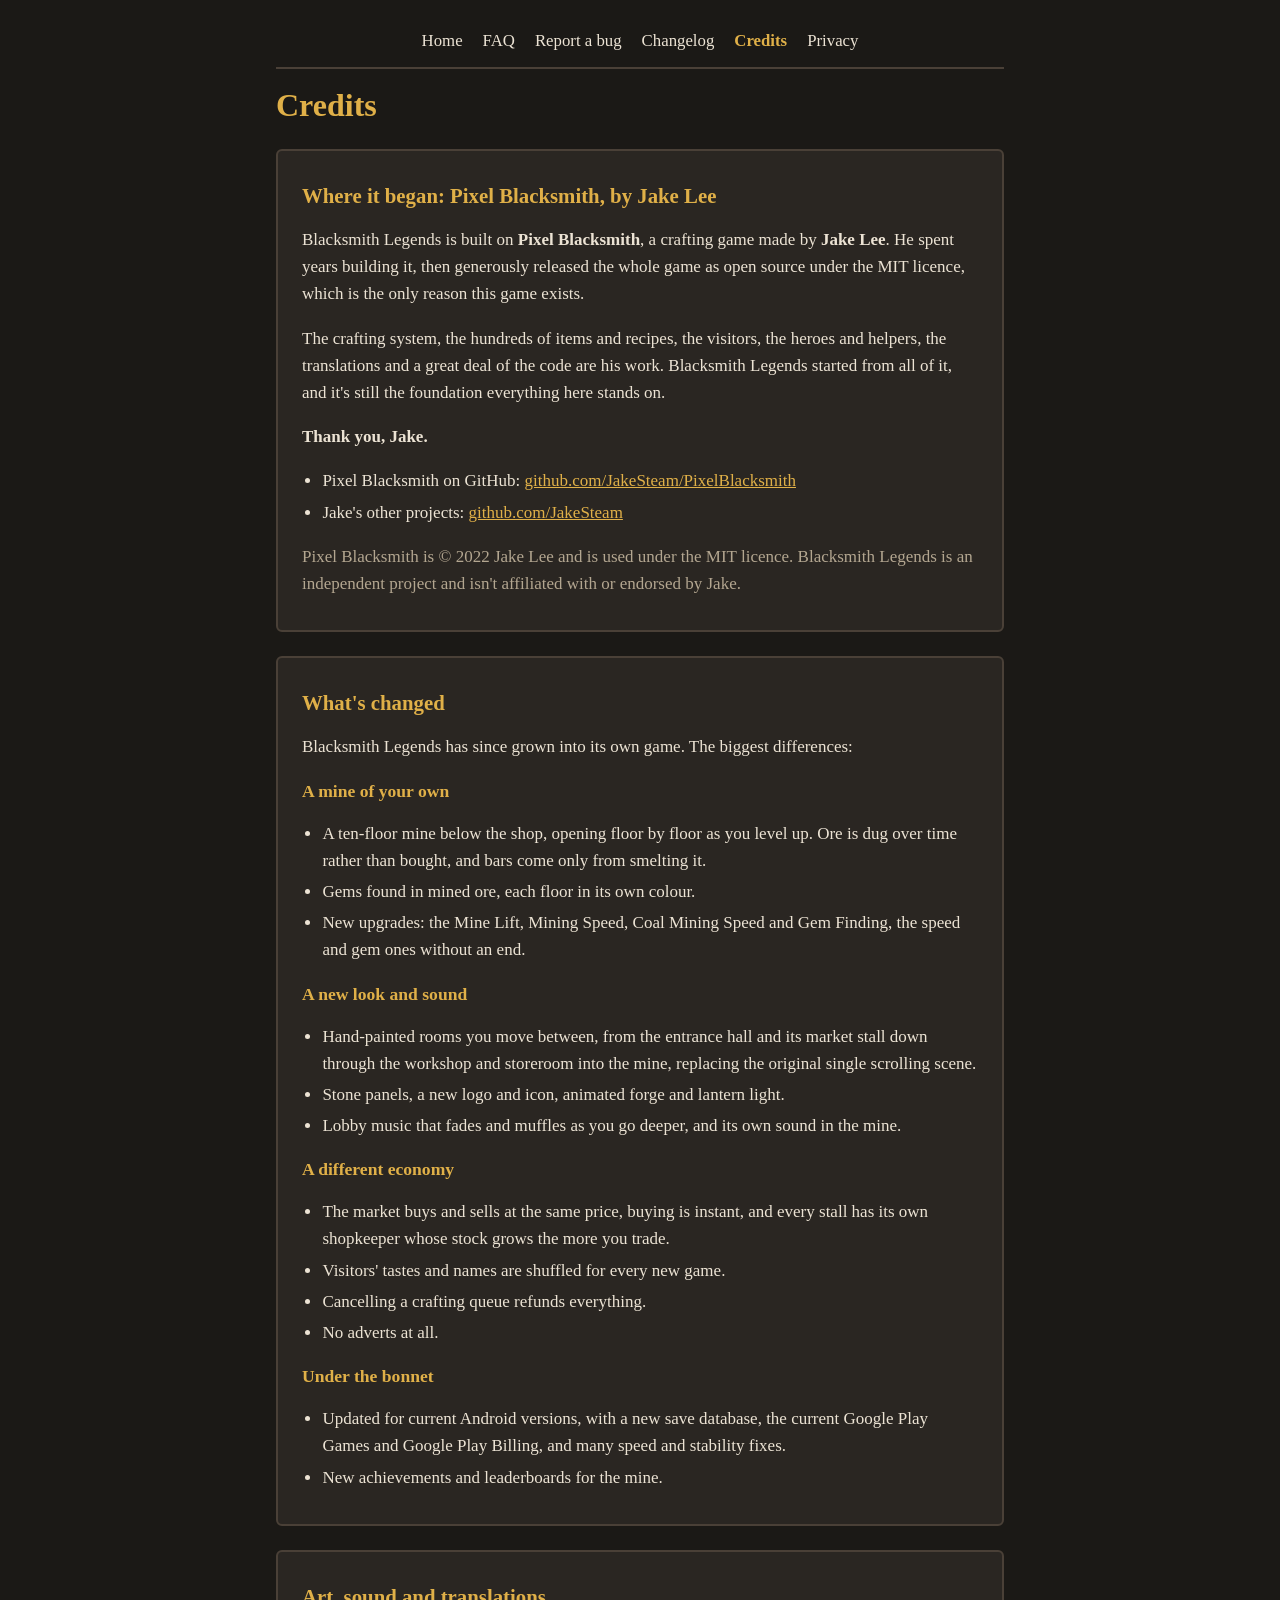
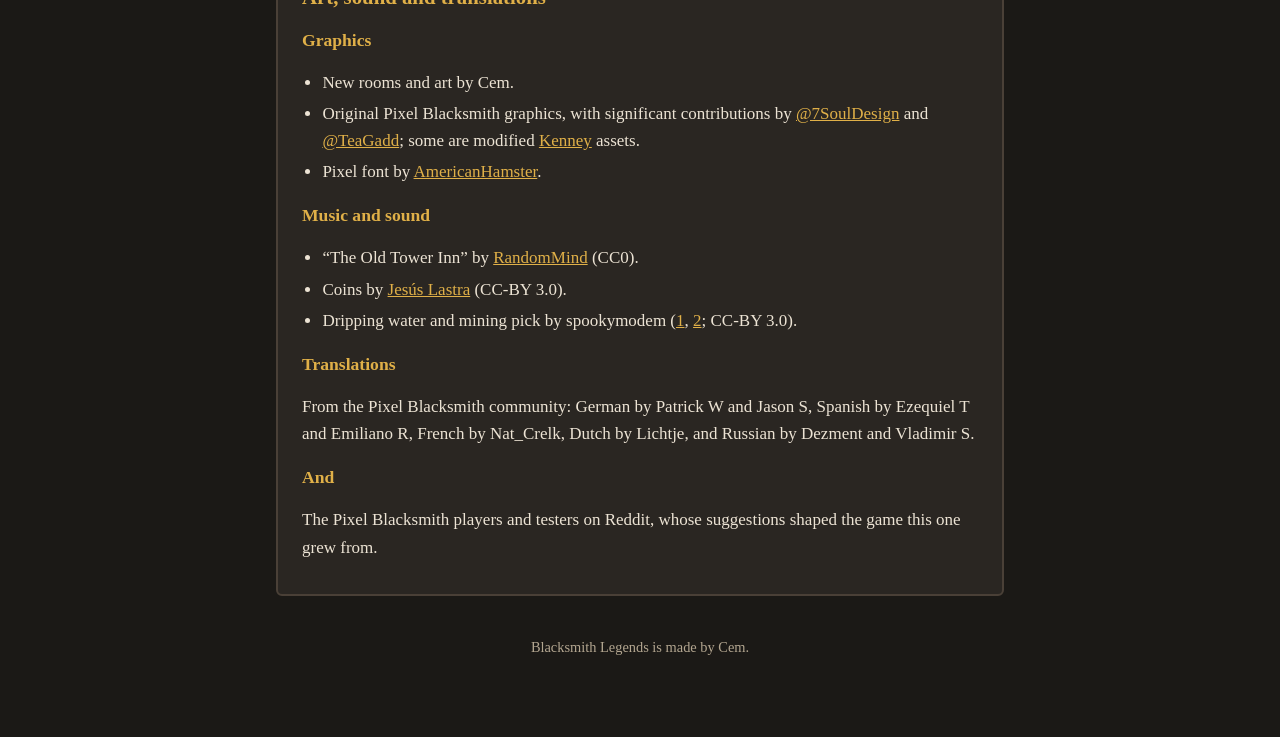
<file: credits.html>
<!doctype html>
<html lang="en">
<head>
  <meta charset="utf-8">
  <meta name="viewport" content="width=device-width, initial-scale=1">
  <title>Blacksmith Legends Credits</title>
  <meta name="description" content="Where Blacksmith Legends came from, what's changed, and everyone who made it possible.">
  <link rel="icon" href="icon.png">
  <link rel="stylesheet" href="style.css">
</head>
<body>
<main>
  <nav>
    <a href="index.html">Home</a>
    <a href="faq.html">FAQ</a>
    <a href="bugs.html">Report a bug</a>
    <a href="changelog.html">Changelog</a>
    <a href="credits.html" aria-current="page">Credits</a>
    <a href="privacy.html">Privacy</a>
  </nav>

  <h1>Credits</h1>

  <section>
    <h2>Where it began: Pixel Blacksmith, by Jake Lee</h2>
    <p>Blacksmith Legends is built on <strong>Pixel Blacksmith</strong>, a crafting game made by
      <strong>Jake Lee</strong>. He spent years building it, then generously released the whole
      game as open source under the MIT licence, which is the only reason this game exists.</p>
    <p>The crafting system, the hundreds of items and recipes, the visitors, the heroes and
      helpers, the translations and a great deal of the code are his work. Blacksmith Legends
      started from all of it, and it's still the foundation everything here stands on.</p>
    <p><strong>Thank you, Jake.</strong></p>
    <ul>
      <li>Pixel Blacksmith on GitHub: <a href="https://github.com/JakeSteam/PixelBlacksmith">github.com/JakeSteam/PixelBlacksmith</a></li>
      <li>Jake's other projects: <a href="https://github.com/JakeSteam">github.com/JakeSteam</a></li>
    </ul>
    <p class="muted">Pixel Blacksmith is © 2022 Jake Lee and is used under the MIT licence. Blacksmith
      Legends is an independent project and isn't affiliated with or endorsed by Jake.</p>
  </section>

  <section>
    <h2>What's changed</h2>
    <p>Blacksmith Legends has since grown into its own game. The biggest differences:</p>
    <h3>A mine of your own</h3>
    <ul>
      <li>A ten-floor mine below the shop, opening floor by floor as you level up. Ore is dug
        over time rather than bought, and bars come only from smelting it.</li>
      <li>Gems found in mined ore, each floor in its own colour.</li>
      <li>New upgrades: the Mine Lift, Mining Speed, Coal Mining Speed and Gem Finding, the speed
        and gem ones without an end.</li>
    </ul>
    <h3>A new look and sound</h3>
    <ul>
      <li>Hand-painted rooms you move between, from the entrance hall and its market stall down
        through the workshop and storeroom into the mine, replacing the original single scrolling
        scene.</li>
      <li>Stone panels, a new logo and icon, animated forge and lantern light.</li>
      <li>Lobby music that fades and muffles as you go deeper, and its own sound in the mine.</li>
    </ul>
    <h3>A different economy</h3>
    <ul>
      <li>The market buys and sells at the same price, buying is instant, and every stall has its
        own shopkeeper whose stock grows the more you trade.</li>
      <li>Visitors' tastes and names are shuffled for every new game.</li>
      <li>Cancelling a crafting queue refunds everything.</li>
      <li>No adverts at all.</li>
    </ul>
    <h3>Under the bonnet</h3>
    <ul>
      <li>Updated for current Android versions, with a new save database, the current Google
        Play Games and Google Play Billing, and many speed and stability fixes.</li>
      <li>New achievements and leaderboards for the mine.</li>
    </ul>
  </section>

  <section>
    <h2>Art, sound and translations</h2>
    <h3>Graphics</h3>
    <ul>
      <li>New rooms and art by Cem.</li>
      <li>Original Pixel Blacksmith graphics, with significant contributions by
        <a href="https://twitter.com/7souldesign">@7SoulDesign</a> and
        <a href="https://twitter.com/TeaGadd">@TeaGadd</a>; some are modified
        <a href="https://www.kenney.nl/assets">Kenney</a> assets.</li>
      <li>Pixel font by <a href="http://www.pentacom.jp/pentacom/bitfontmaker2/gallery/?id=102">AmericanHamster</a>.</li>
    </ul>
    <h3>Music and sound</h3>
    <ul>
      <li>“The Old Tower Inn” by <a href="https://opengameart.org/content/medieval-the-old-tower-inn">RandomMind</a> (CC0).</li>
      <li>Coins by <a href="https://opengameart.org/content/coins-sounds">Jesús Lastra</a> (CC-BY 3.0).</li>
      <li>Dripping water and mining pick by spookymodem
        (<a href="https://opengameart.org/content/dripping-water">1</a>,
        <a href="https://opengameart.org/content/mining-pick">2</a>; CC-BY 3.0).</li>
    </ul>
    <h3>Translations</h3>
    <p>From the Pixel Blacksmith community: German by Patrick W and Jason S, Spanish by Ezequiel T
      and Emiliano R, French by Nat_Crelk, Dutch by Lichtje, and Russian by Dezment and Vladimir S.</p>
    <h3>And</h3>
    <p>The Pixel Blacksmith players and testers on Reddit, whose suggestions shaped the game this
      one grew from.</p>
  </section>

  <footer>
    <p>Blacksmith Legends is made by Cem.</p>
  </footer>
</main>
</body>
</html>
</file>
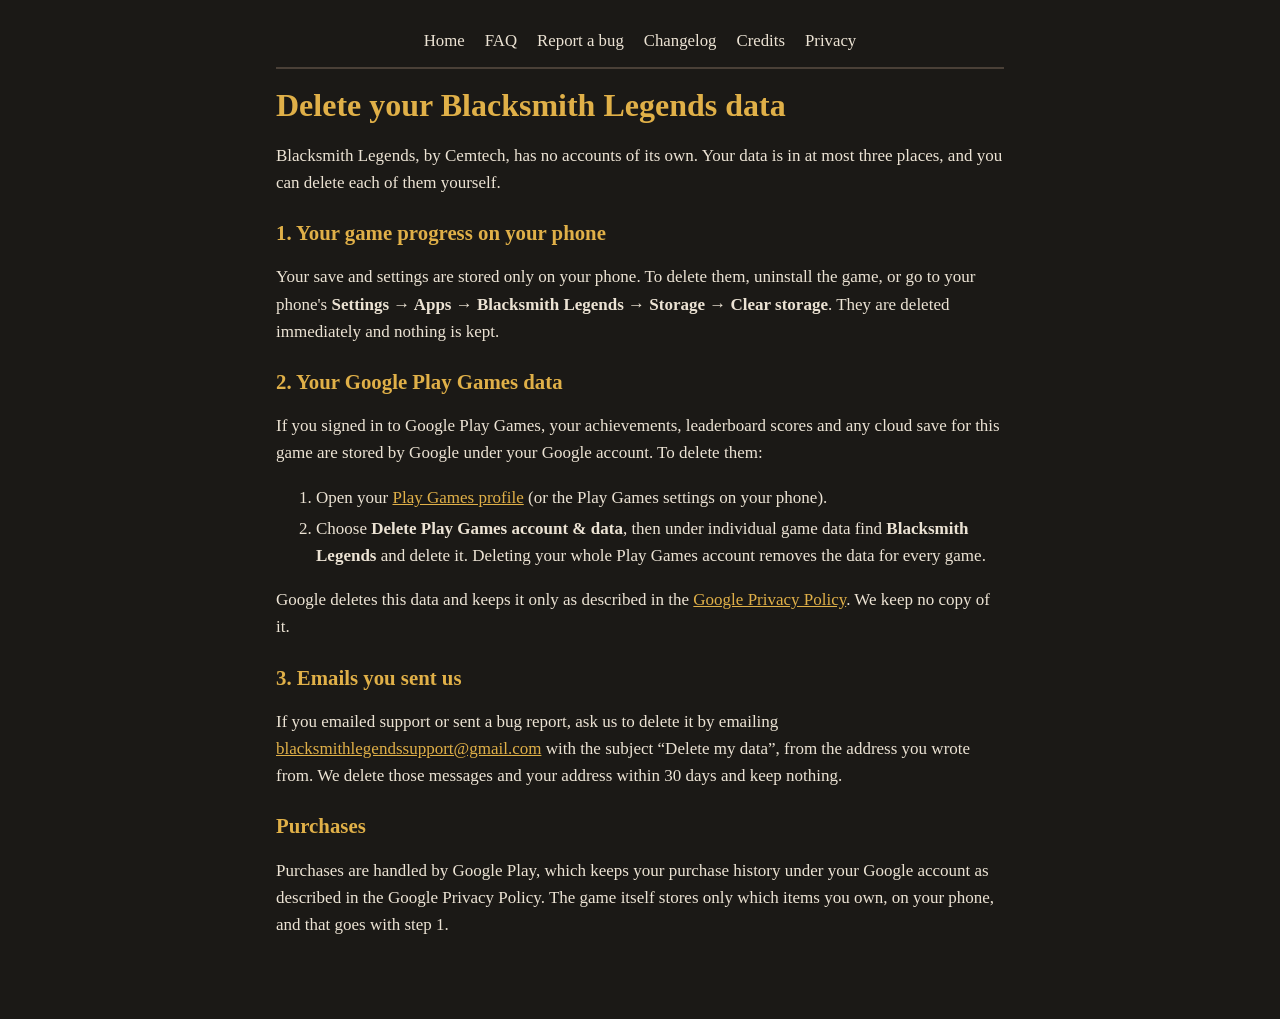
<file: delete-data.html>
<!doctype html>
<html lang="en">
<head>
  <meta charset="utf-8">
  <meta name="viewport" content="width=device-width, initial-scale=1">
  <title>Delete Your Data</title>
  <meta name="description" content="How to delete your Blacksmith Legends data.">
  <link rel="icon" href="icon.png">
  <link rel="stylesheet" href="style.css">
</head>
<body>
<main>
  <nav>
    <a href="index.html">Home</a>
    <a href="faq.html">FAQ</a>
    <a href="bugs.html">Report a bug</a>
    <a href="changelog.html">Changelog</a>
    <a href="credits.html">Credits</a>
    <a href="privacy.html">Privacy</a>
  </nav>

  <h1>Delete your Blacksmith Legends data</h1>
  <p>Blacksmith Legends, by Cemtech, has no accounts of its own. Your data is in at most three
    places, and you can delete each of them yourself.</p>

  <h2>1. Your game progress on your phone</h2>
  <p>Your save and settings are stored only on your phone. To delete them, uninstall the game, or
    go to your phone's <b>Settings → Apps → Blacksmith Legends → Storage → Clear storage</b>.
    They are deleted immediately and nothing is kept.</p>

  <h2>2. Your Google Play Games data</h2>
  <p>If you signed in to Google Play Games, your achievements, leaderboard scores and any cloud
    save for this game are stored by Google under your Google account. To delete them:</p>
  <ol>
    <li>Open your <a href="https://play.google.com/games/profile">Play Games profile</a>
      (or the Play Games settings on your phone).</li>
    <li>Choose <b>Delete Play Games account &amp; data</b>, then under individual game data find
      <b>Blacksmith Legends</b> and delete it. Deleting your whole Play Games account removes the
      data for every game.</li>
  </ol>
  <p>Google deletes this data and keeps it only as described in the
    <a href="https://policies.google.com/privacy">Google Privacy Policy</a>. We keep no copy of it.</p>

  <h2>3. Emails you sent us</h2>
  <p>If you emailed support or sent a bug report, ask us to delete it by emailing
    <a href="mailto:blacksmithlegendssupport@gmail.com?subject=Delete%20my%20data">blacksmithlegendssupport@gmail.com</a>
    with the subject “Delete my data”, from the address you wrote from. We delete those messages
    and your address within 30 days and keep nothing.</p>

  <h2>Purchases</h2>
  <p>Purchases are handled by Google Play, which keeps your purchase history under your Google
    account as described in the Google Privacy Policy. The game itself stores only which items
    you own, on your phone, and that goes with step 1.</p>
</main>
</body>
</html>
</file>
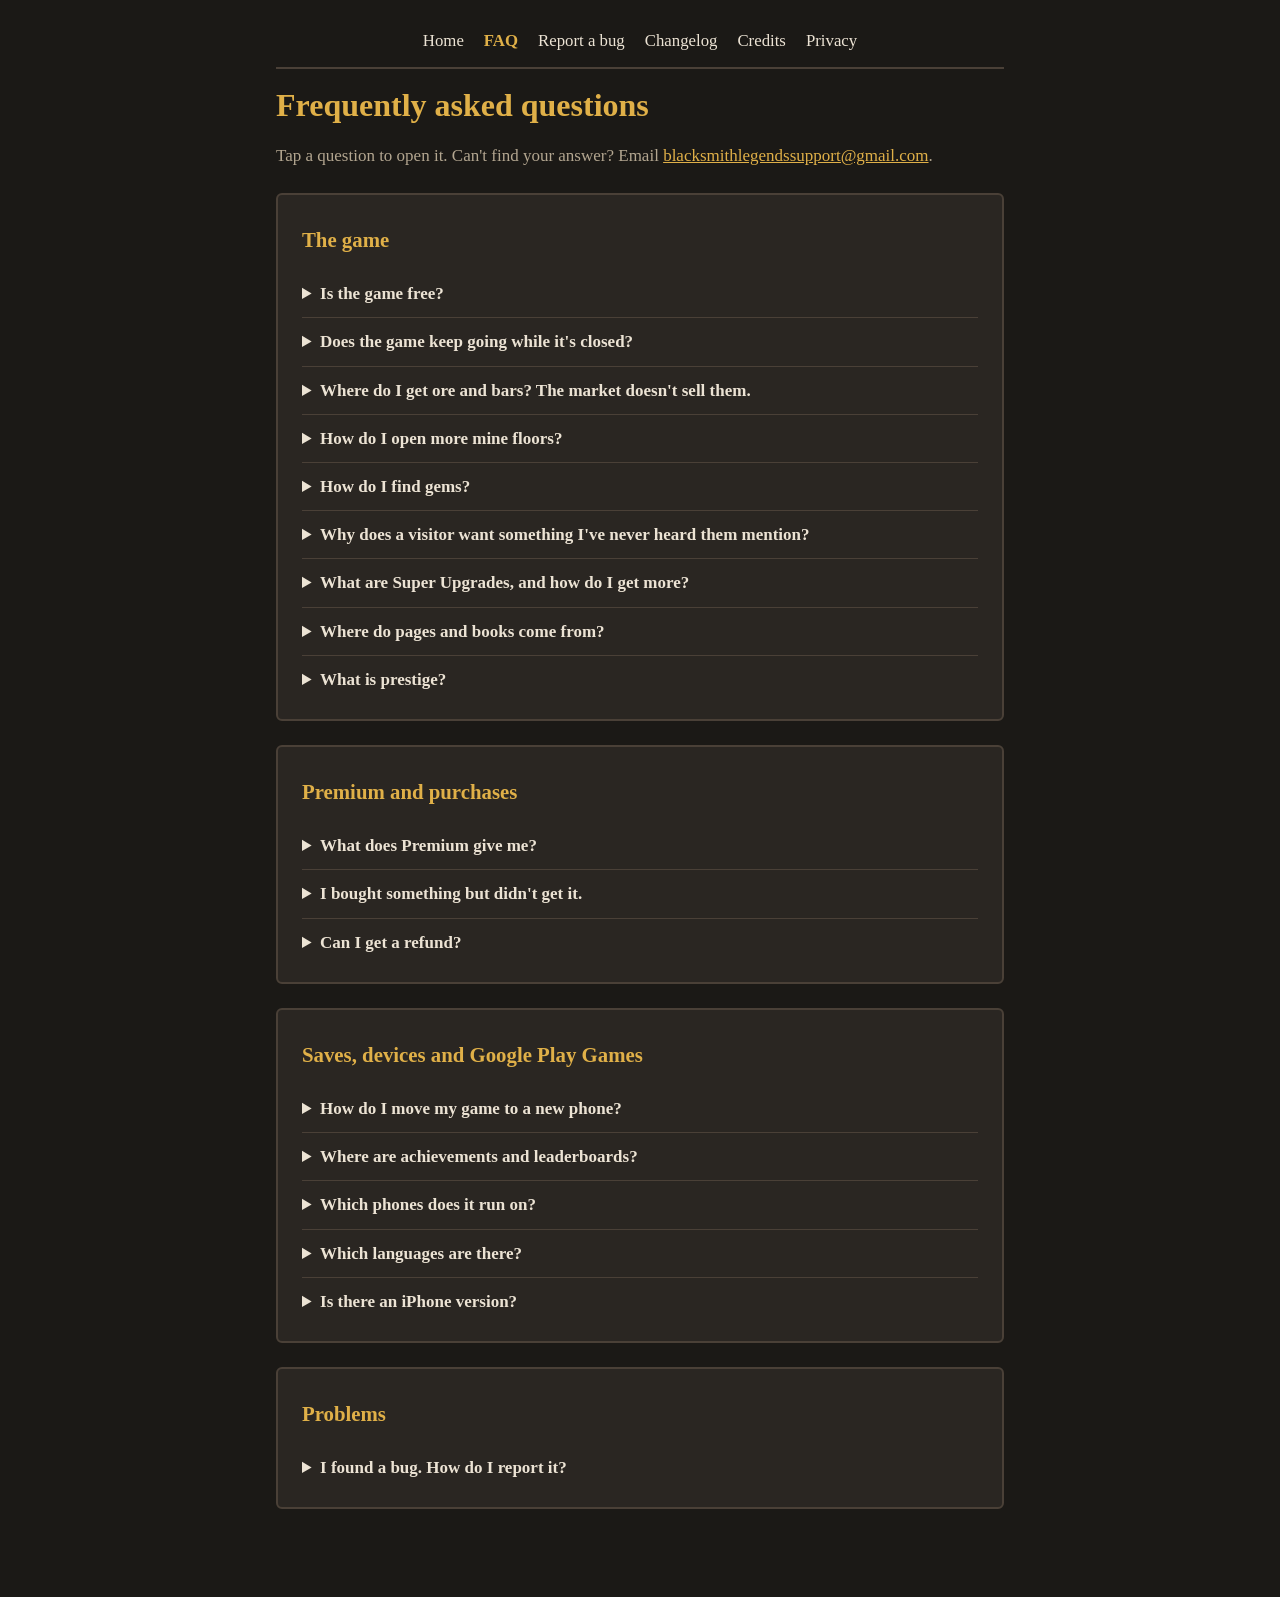
<file: faq.html>
<!doctype html>
<html lang="en">
<head>
  <meta charset="utf-8">
  <meta name="viewport" content="width=device-width, initial-scale=1">
  <title>Blacksmith Legends FAQ</title>
  <meta name="description" content="Frequently asked questions about Blacksmith Legends.">
  <link rel="icon" href="icon.png">
  <link rel="stylesheet" href="style.css">
</head>
<body>
<main>
  <nav>
    <a href="index.html">Home</a>
    <a href="faq.html" aria-current="page">FAQ</a>
    <a href="bugs.html">Report a bug</a>
    <a href="changelog.html">Changelog</a>
    <a href="credits.html">Credits</a>
    <a href="privacy.html">Privacy</a>
  </nav>

  <h1>Frequently asked questions</h1>
  <p class="muted">Tap a question to open it. Can't find your answer? Email
    <a href="mailto:blacksmithlegendssupport@gmail.com">blacksmithlegendssupport@gmail.com</a>.</p>

  <section>
    <h2>The game</h2>

    <details>
      <summary>Is the game free?</summary>
      <p>Yes. It's free to download and play, with no adverts, all the way to level 70 and beyond.
        You can buy Premium, which adds prestige (a New Game Plus) and other extras, or coin packs.</p>
    </details>

    <details>
      <summary>Does the game keep going while it's closed?</summary>
      <p>Yes. Each mine floor's crate keeps filling until it's full (about fifty minutes), and
        your crafting queues keep working. If you've bought the Mine Lift, it keeps hauling ore up
        for six hours after you last had the game open.</p>
      <figure class="shot"><a href="shots/upgrades.jpg"><img src="shots/crop-mine-upgrades.jpg" alt="The Mining Speed, Coal Mining Speed, Mine Lift and Gem Finding upgrades" width="600" height="569" loading="lazy"></a>
        <figcaption>The mine's upgrades, the Mine Lift among them.</figcaption></figure>
    </details>

    <details>
      <summary>Where do I get ore and bars? The market doesn't sell them.</summary>
      <p>That's on purpose: ore comes from the mine, and bars come from smelting it in the
        furnace. Head down past the workshop to the storeroom and take the hatch into the mine,
        then tap a floor's crate to collect what's been dug.</p>
      <figure class="shot"><a href="shots/mine-copper.jpg"><img src="shots/crop-crate.jpg" alt="A full crate of copper ore on the first mine floor, beside the ladder down" width="600" height="617" loading="lazy"></a>
        <figcaption>A full crate on the copper floor. Tap it to collect.</figcaption></figure>
    </details>

    <details>
      <summary>How do I open more mine floors?</summary>
      <p>By levelling up. Copper and tin are open from the start; then coal opens at level 5, iron
        at 8, mithril at 20, adamantite at 30, silver at 35, gold at 38, runite at 40 and dragonite
        at 50.</p>
      <figure class="shot tall"><a href="shots/mine-dragonite.jpg"><img src="shots/thumb/mine-dragonite.jpg" alt="The dragonite floor at the bottom of the mine" width="360" height="800" loading="lazy"></a>
        <figcaption>Dragonite, the deepest floor.</figcaption></figure>
    </details>

    <details>
      <summary>How do I find gems?</summary>
      <p>Every ore you dig has a small chance of containing a gem, in the floor's own colour. The
        Gem Finding upgrade raises the chance.</p>
      <figure class="shot"><a href="shots/inventory-gems.jpg"><img src="shots/crop-gems.jpg" alt="Gems in the inventory: amethyst, citrine, diamond, emerald, onyx, ruby and sapphire" width="600" height="760" loading="lazy"></a>
        <figcaption>The seven gems, in the inventory.</figcaption></figure>
    </details>

    <details>
      <summary>Why does a visitor want something I've never heard them mention?</summary>
      <p>Every visitor has their own preferences, and they're shuffled for every new game, so
        nobody's tastes are the same twice. Each visitor gives you a clue; the rest you learn by
        trading with them.</p>
      <figure class="shot tall"><a href="shots/visitor.jpg"><img src="shots/thumb/visitor.jpg" alt="A visitor, Sludgescuttle, whose clue reads: Bring me a bit of bottled sunshine" width="360" height="800" loading="lazy"></a>
        <figcaption>Sludgescuttle's clue: "Bring me a bit of bottled sunshine."</figcaption></figure>
    </details>

    <details>
      <summary>What are Super Upgrades, and how do I get more?</summary>
      <p>Super Upgrades are much stronger than ordinary ones, like 2x Mined Ore or Free Market
        Restock. You can switch one on for each Collection you've finished, up to 10. Collections
        are made from books at the Scriptorium in the storeroom, from level 50. Four Super Upgrades
        need no prestige; the rest unlock as you prestige.</p>
    </details>

    <details>
      <summary>Where do pages and books come from?</summary>
      <p>Pages turn up torn, as fragments: from the bonus chest, visitor trophies, hero adventures
        and well-fed helpers. At the Scriptorium, 2 fragments restore a page, and 5 pages and a few
        other ingredients bind a book. Pages, fragments and books are only shown at the
        Scriptorium, never in the inventory.</p>
    </details>

    <details>
      <summary>What is prestige?</summary>
      <p>Premium players who reach level 70 can start a New Game Plus. Items, coins, upgrades and
        level reset, but you keep your statistics and earn +50% coins from then on (with -25% XP).</p>
    </details>
  </section>

  <section>
    <h2>Premium and purchases</h2>

    <details>
      <summary>What does Premium give me?</summary>
      <ul>
        <li>+20% to the Coins Bonus and XP Bonus upgrades straight away, and their maximum raised from 50% to 100%.</li>
        <li>An extra slot at every workstation and the market, except the Scriptorium.</li>
        <li>Sixteen extremely valuable legendary items that visitors and the bonus chest can give.</li>
        <li>A bonus chest that refills every 2 hours instead of 4, with twice the reward.</li>
        <li>Coins from every sold-out trader when the market restocks.</li>
        <li>The ability to prestige at level 70, which unlocks more Super Upgrades. The premium
          screen in the game lists which.</li>
      </ul>
    </details>

    <details>
      <summary>I bought something but didn't get it.</summary>
      <p>Close the game completely and open it again: purchases that were interrupted are
        delivered on the next launch. If it still hasn't arrived, email us with the date of the
        purchase and your Google Play order number (it starts with GPA.).</p>
    </details>

    <details>
      <summary>Can I get a refund?</summary>
      <p>Refunds are handled by Google Play. You can request one from your Google Play order history.</p>
    </details>
  </section>

  <section>
    <h2>Saves, devices and Google Play Games</h2>

    <details>
      <summary>How do I move my game to a new phone?</summary>
      <p>Use a Google Play Games cloud save. On your old phone, open Settings in the game and save
        to the cloud under Google Play. On the new phone, sign in to the same Google account and
        load that save.</p>
    </details>

    <details>
      <summary>Where are achievements and leaderboards?</summary>
      <p>In Settings, under Google Play, and on the Statistics screen next to each statistic that
        has a leaderboard. You need to be signed in to Google Play Games.</p>
    </details>

    <details>
      <summary>Which phones does it run on?</summary>
      <p>Android 7.0 or newer. It's designed for phones, in portrait.</p>
    </details>

    <details>
      <summary>Which languages are there?</summary>
      <p>English, German, Spanish, French, Japanese, Korean, Dutch, Portuguese, Russian and
        Chinese. You can switch language in Settings.</p>
    </details>

    <details>
      <summary>Is there an iPhone version?</summary>
      <p>Not yet. Blacksmith Legends is Android only for now.</p>
    </details>
  </section>

  <section>
    <h2>Problems</h2>

    <details>
      <summary>I found a bug. How do I report it?</summary>
      <p>Use the <a href="bugs.html">bug report form</a>: it writes the email for you, with
        everything we need to track the bug down. Or email
        <a href="mailto:blacksmithlegendssupport@gmail.com">blacksmithlegendssupport@gmail.com</a>
        directly with what you were doing, what happened, your phone model and the game version
        (at the bottom of the Statistics screen).</p>
    </details>
  </section>
</main>
<script src="lightbox.js"></script>
</body>
</html>
</file>
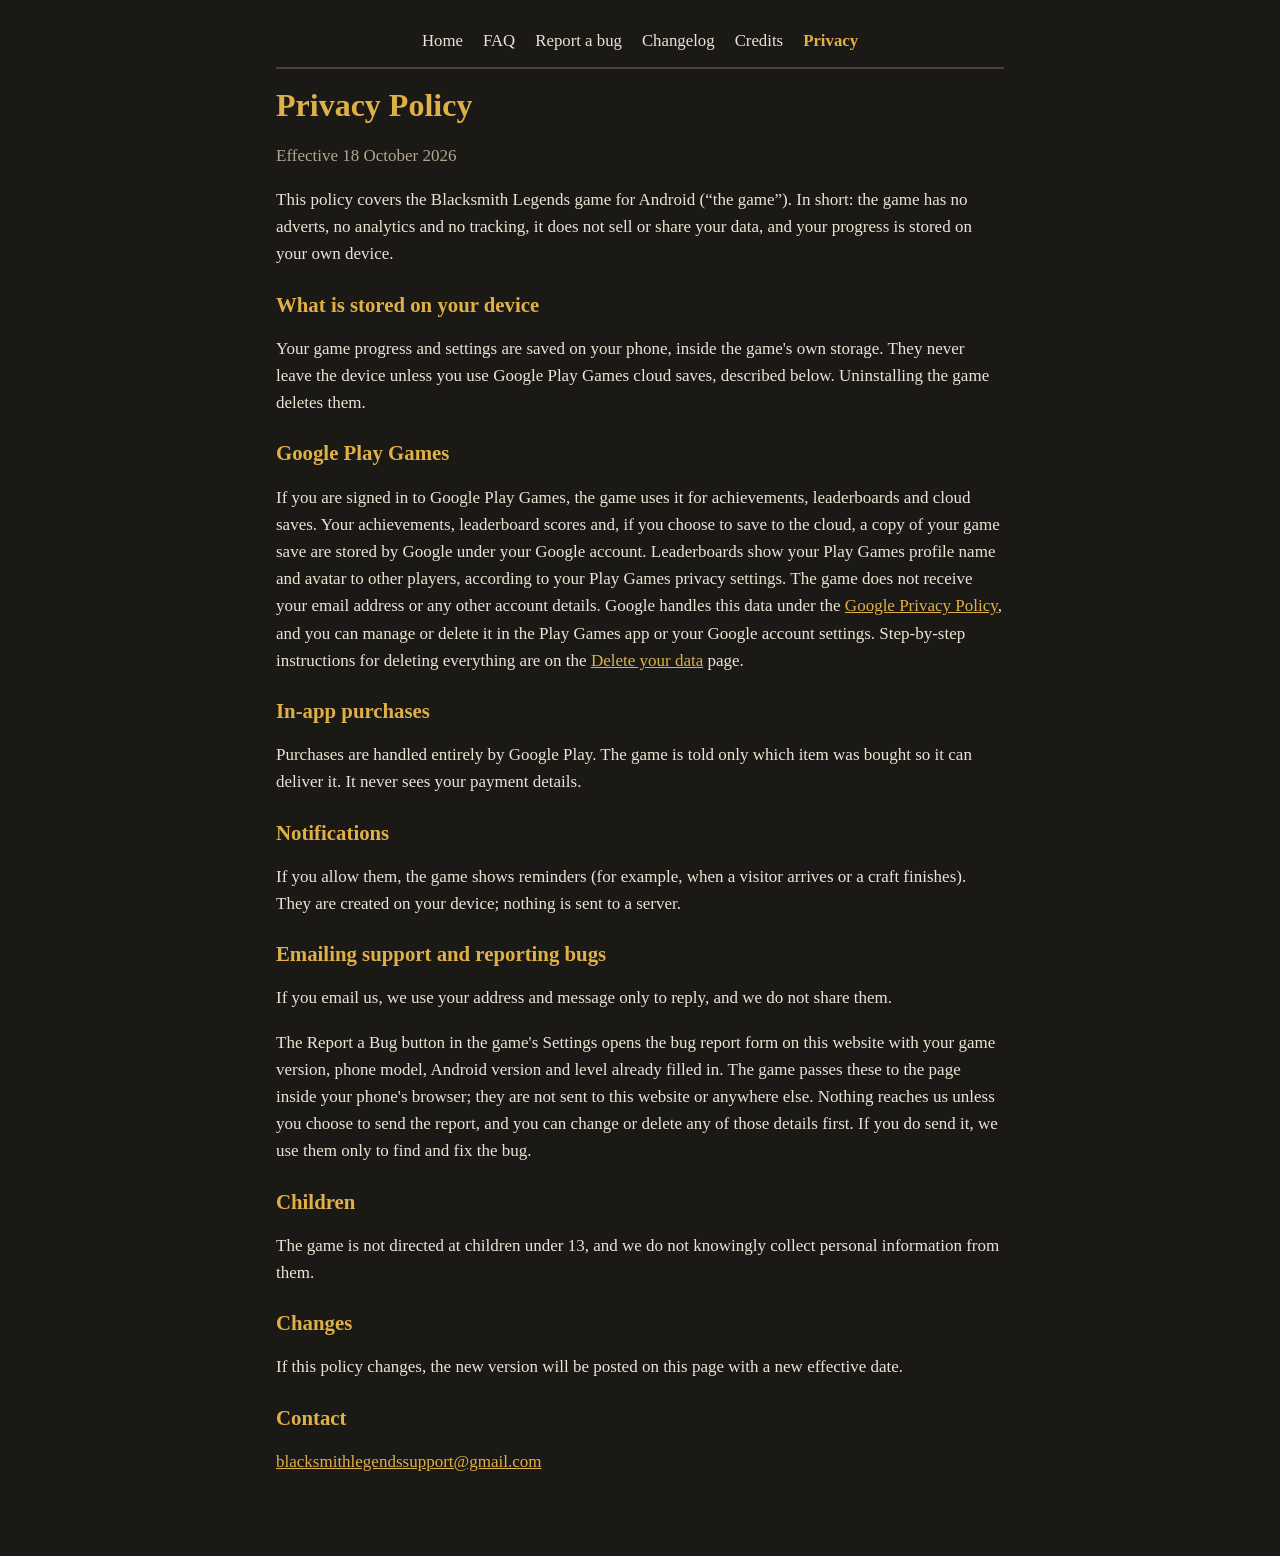
<file: privacy.html>
<!doctype html>
<html lang="en">
<head>
  <meta charset="utf-8">
  <meta name="viewport" content="width=device-width, initial-scale=1">
  <title>Privacy Policy</title>
  <meta name="description" content="Privacy policy for the Blacksmith Legends Android game.">
  <link rel="icon" href="icon.png">
  <link rel="stylesheet" href="style.css">
</head>
<body>
<main>
  <nav>
    <a href="index.html">Home</a>
    <a href="faq.html">FAQ</a>
    <a href="bugs.html">Report a bug</a>
    <a href="changelog.html">Changelog</a>
    <a href="credits.html">Credits</a>
    <a href="privacy.html" aria-current="page">Privacy</a>
  </nav>

  <h1>Privacy Policy</h1>
  <p class="muted">Effective 18 October 2026</p>

  <p>This policy covers the Blacksmith Legends game for Android (“the game”). In short: the game
    has no adverts, no analytics and no tracking, it does not sell or share your data, and your
    progress is stored on your own device.</p>

  <h2>What is stored on your device</h2>
  <p>Your game progress and settings are saved on your phone, inside the game's own storage. They
    never leave the device unless you use Google Play Games cloud saves, described below.
    Uninstalling the game deletes them.</p>

  <h2>Google Play Games</h2>
  <p>If you are signed in to Google Play Games, the game uses it for achievements, leaderboards and
    cloud saves. Your achievements, leaderboard scores and, if you choose to save to the cloud, a
    copy of your game save are stored by Google under your Google account. Leaderboards show your
    Play Games profile name and avatar to other players, according to your Play Games privacy
    settings. The game does not receive your email address or any other account details. Google
    handles this data under the
    <a href="https://policies.google.com/privacy">Google Privacy Policy</a>, and you can manage or
    delete it in the Play Games app or your Google account settings. Step-by-step instructions for
    deleting everything are on the <a href="delete-data.html">Delete your data</a> page.</p>

  <h2>In-app purchases</h2>
  <p>Purchases are handled entirely by Google Play. The game is told only which item was bought
    so it can deliver it. It never sees your payment details.</p>

  <h2>Notifications</h2>
  <p>If you allow them, the game shows reminders (for example, when a visitor arrives or a craft
    finishes). They are created on your device; nothing is sent to a server.</p>

  <h2>Emailing support and reporting bugs</h2>
  <p>If you email us, we use your address and message only to reply, and we do not share them.</p>
  <p>The Report a Bug button in the game's Settings opens the bug report form on this website with
    your game version, phone model, Android version and level already filled in. The game passes
    these to the page inside your phone's browser; they are not sent to this website or anywhere
    else. Nothing reaches us unless you choose to send the report, and you can change or delete any
    of those details first. If you do send it, we use them only to find and fix the bug.</p>

  <h2>Children</h2>
  <p>The game is not directed at children under 13, and we do not knowingly collect personal
    information from them.</p>

  <h2>Changes</h2>
  <p>If this policy changes, the new version will be posted on this page with a new effective date.</p>

  <h2>Contact</h2>
  <p><a href="mailto:blacksmithlegendssupport@gmail.com">blacksmithlegendssupport@gmail.com</a></p>
</main>
</body>
</html>
</file>
<file: style.css>
:root {
  --bg: #1b1916;
  --panel: #2a2622;
  --edge: #4a4037;
  --text: #ece3d4;
  --muted: #b3a690;
  --gold: #e0b048;
}

* { box-sizing: border-box; }

body {
  margin: 0;
  background: var(--bg);
  color: var(--text);
  font: 17px/1.6 Georgia, "Times New Roman", serif;
}

main {
  max-width: 760px;
  margin: 0 auto;
  padding: 16px 16px 64px;
}

a { color: var(--gold); }

/* The menu at the top of every page. */
nav {
  display: flex;
  flex-wrap: wrap;
  justify-content: center;
  gap: 4px 20px;
  padding: 12px 0;
  border-bottom: 2px solid var(--edge);
  margin-bottom: 16px;
}
nav a {
  color: var(--text);
  text-decoration: none;
  font-size: 1.05rem;
}
nav a:hover { color: var(--gold); }
nav a[aria-current="page"] { color: var(--gold); font-weight: bold; }

/* Read out by screen readers and search engines, not drawn: the banner already shows the name. */
.visually-hidden {
  position: absolute;
  width: 1px;
  height: 1px;
  overflow: hidden;
  clip: rect(0 0 0 0);
  white-space: nowrap;
}

.banner {
  display: block;
  width: 100%;
  height: auto;
  border: 2px solid var(--edge);
  border-radius: 6px;
  margin: 24px 0;
}

section {
  background: var(--panel);
  border: 2px solid var(--edge);
  border-radius: 6px;
  padding: 8px 24px 16px;
  margin: 24px 0;
}

h1, h2, h3 { color: var(--gold); line-height: 1.25; }
h1 { font-size: 2rem; margin: 16px 0 4px; }
h2 { font-size: 1.3rem; margin-top: 24px; }
h3 { font-size: 1.1rem; margin: 20px 0 4px; }

ul { padding-left: 1.2em; }
li { margin: 4px 0; }

/* FAQ: each question opens and closes on tap. */
details {
  border-top: 1px solid var(--edge);
  padding: 10px 0;
}
details:first-of-type { border-top: none; }
summary {
  cursor: pointer;
  font-weight: bold;
  color: var(--text);
}
summary:hover { color: var(--gold); }
details p, details ul { margin: 8px 0 0; }

.muted { color: var(--muted); }

/* Screenshots. The gallery is a row that scrolls sideways; a shot is a single picture beside some text. */
.gallery {
  display: flex;
  gap: 12px;
  overflow-x: auto;
  scroll-snap-type: x mandatory;
  padding-bottom: 8px;
}
.gallery figure {
  flex: 0 0 170px;
  margin: 0;
  scroll-snap-align: start;
}
.gallery img, .shot img {
  display: block;
  width: 100%;
  height: auto;
  border: 2px solid var(--edge);
  border-radius: 4px;
}
figcaption {
  color: var(--muted);
  font-size: 0.85rem;
  line-height: 1.35;
  margin-top: 6px;
}
.shot {
  max-width: 320px;
  margin: 12px 0 4px;
}
.shot.tall { max-width: 200px; }

/* The bug report form. */
.form label {
  display: block;
  font-weight: bold;
  margin: 16px 0 6px;
}
.form input, .form textarea, .form select {
  width: 100%;
  padding: 10px 12px;
  font: inherit;
  font-size: 1rem;
  color: var(--text);
  background: var(--bg);
  border: 2px solid var(--edge);
  border-radius: 4px;
}
.form input:focus, .form textarea:focus, .form select:focus {
  outline: none;
  border-color: var(--gold);
}
.form ::placeholder { color: var(--muted); opacity: 0.7; }
.form textarea { resize: vertical; }
.form .row {
  display: grid;
  grid-template-columns: 1fr 1fr;
  gap: 0 16px;
}
@media (max-width: 520px) {
  .form .row { grid-template-columns: 1fr; }
}
.req { color: var(--gold); }
.hint {
  color: var(--muted);
  font-size: 0.85rem;
  margin: 4px 0 0;
}
.error { color: #e8806a; margin: 16px 0 0; }
.buttons {
  display: flex;
  flex-wrap: wrap;
  gap: 12px;
  margin: 24px 0 8px;
}
.button {
  font: inherit;
  font-weight: bold;
  padding: 10px 22px;
  color: var(--bg);
  background: var(--gold);
  border: 2px solid var(--gold);
  border-radius: 4px;
  cursor: pointer;
}
.button.secondary {
  color: var(--text);
  background: transparent;
  border-color: var(--edge);
}
.button:hover { filter: brightness(1.1); }

/* The picture viewer that lightbox.js opens over the page. */
.lightbox {
  position: fixed;
  inset: 0;
  z-index: 10;
  display: flex;
  align-items: center;
  justify-content: center;
  padding: 16px;
  background: rgba(0, 0, 0, 0.9);
  cursor: zoom-out;
}
.lightbox[hidden] { display: none; }
.lightbox img {
  max-width: 100%;
  max-height: 100%;
  border: 2px solid var(--edge);
  border-radius: 4px;
}
.lightbox button {
  position: absolute;
  border: none;
  background: rgba(42, 38, 34, 0.85);
  color: var(--text);
  font-size: 2rem;
  line-height: 1;
  width: 48px;
  height: 48px;
  border-radius: 50%;
  cursor: pointer;
}
.lightbox button:hover { color: var(--gold); }
.lightbox button[hidden] { display: none; }
.lb-prev { left: 12px; top: 50%; transform: translateY(-50%); }
.lb-next { right: 12px; top: 50%; transform: translateY(-50%); }
.lb-close { right: 12px; top: 12px; }

footer {
  text-align: center;
  color: var(--muted);
  font-size: 0.9rem;
  margin-top: 40px;
}
</file>
